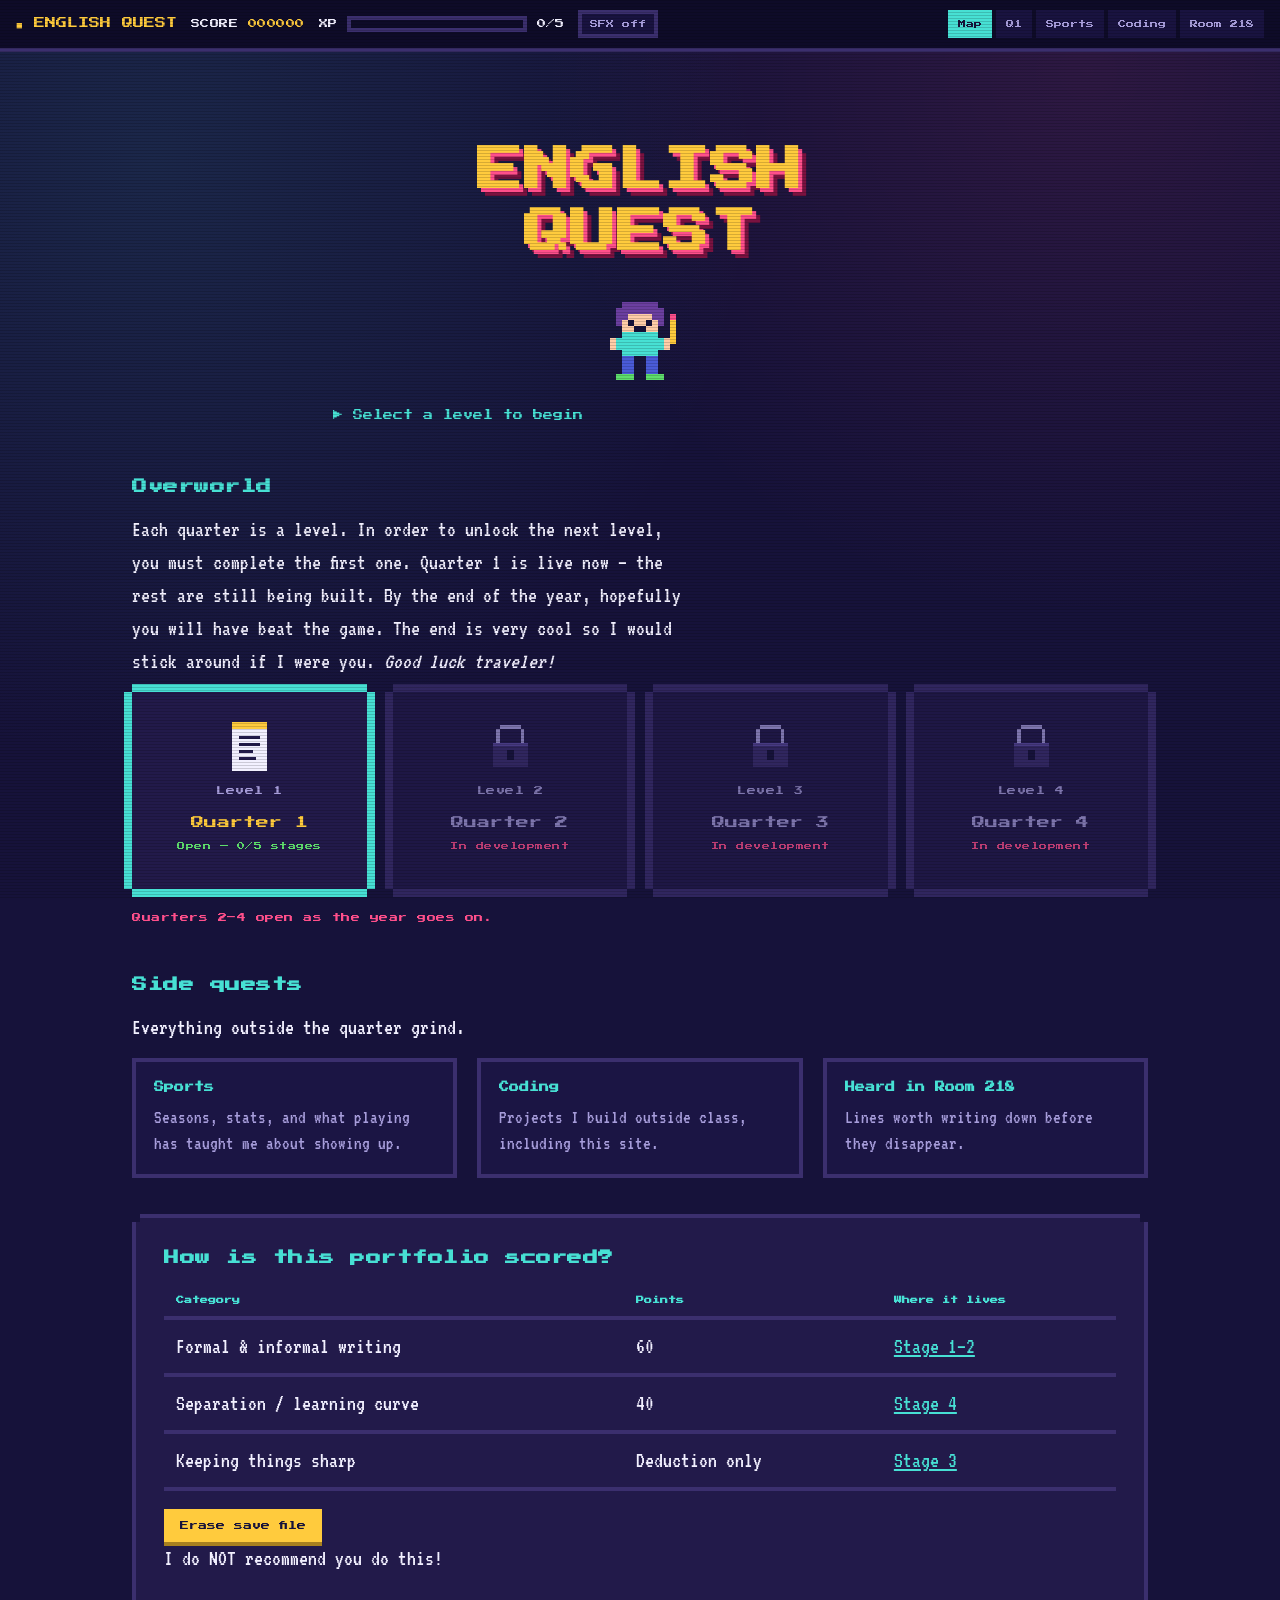
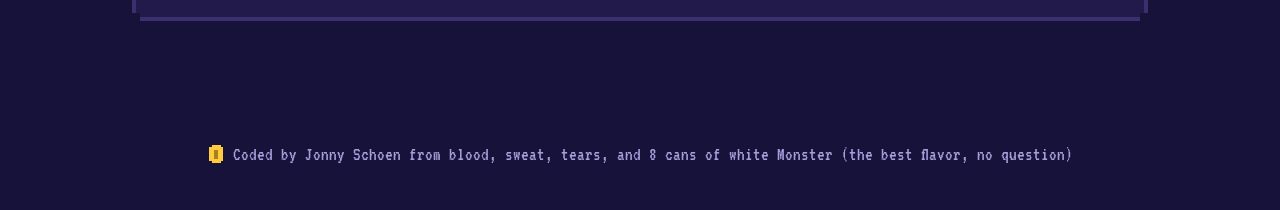
<file: index.html>
<!DOCTYPE html>
<html lang="en">
<head>
<meta charset="utf-8">
<meta name="viewport" content="width=device-width, initial-scale=1">
<title>English Quest | Jonny's Portfolio</title>
<meta name="description" content="A quarter-by-quarter English portfolio, built as an 8-bit adventure.">
<link rel="icon" href="data:image/svg+xml,%3Csvg xmlns='http://www.w3.org/2000/svg' viewBox='0 0 8 8' shape-rendering='crispEdges'%3E%3Crect width='8' height='8' fill='%2316123a'/%3E%3Crect x='2' y='1' width='4' height='6' fill='%23ffcb3d'/%3E%3Crect x='1' y='2' width='6' height='4' fill='%23ffcb3d'/%3E%3Crect x='3' y='3' width='2' height='2' fill='%23a8801f'/%3E%3C/svg%3E">
<link rel="preconnect" href="https://fonts.googleapis.com">
<link rel="preconnect" href="https://fonts.gstatic.com" crossorigin>
<link href="https://fonts.googleapis.com/css2?family=Press+Start+2P&family=VT323&display=swap" rel="stylesheet">
<link rel="stylesheet" href="css/style.css">
</head>
<body>

<header class="hud">
  <a class="hud__brand" href="index.html">&#9632; ENGLISH QUEST</a>
  <span class="hud__score ui">SCORE <b data-score>000000</b></span>
  <span class="xp">
    <span>XP</span>
    <span class="xp__track"><span class="xp__fill" data-xp-fill></span></span>
    <span data-xp-label>0/5</span>
  </span>
  <button class="soundtoggle" type="button" data-sound aria-pressed="false">SFX off</button>
  <nav aria-label="Main">
    <a href="index.html" aria-current="page">Map</a>
    <a href="quarter-1.html">Q1</a>
    <a href="sports.html">Sports</a>
    <a href="coding.html">Coding</a>
    <a href="room-218.html">Room 218</a>
  </nav>
</header>

<main class="wrap">

  <section class="title">
    <h1 class="title__logo">ENGLISH<br>QUEST</h1>
    <svg class="hero-sprite hero-sprite--bob" viewBox="0 0 16 16" shape-rendering="crispEdges" role="img" aria-label="Pixel character holding a pencil">
      <g fill="#6b3fa0">
        <rect x="5" y="2" width="6" height="1"/><rect x="4" y="3" width="8" height="1"/>
        <rect x="4" y="4" width="2" height="2"/><rect x="10" y="4" width="2" height="2"/>
      </g>
      <g fill="#ffcda8">
        <rect x="6" y="4" width="4" height="1"/><rect x="5" y="5" width="6" height="1"/>
        <rect x="5" y="6" width="6" height="1"/>
      </g>
      <g fill="#16123a">
        <rect x="6" y="5" width="1" height="1"/><rect x="9" y="5" width="1" height="1"/>
        <rect x="7" y="6" width="2" height="1"/>
      </g>
      <g fill="#47e0d4">
        <rect x="5" y="7" width="6" height="1"/><rect x="4" y="8" width="8" height="2"/>
        <rect x="5" y="10" width="6" height="1"/>
      </g>
      <g fill="#ffcda8">
        <rect x="3" y="8" width="1" height="2"/><rect x="12" y="8" width="1" height="2"/>
      </g>
      <rect x="13" y="5" width="1" height="4" fill="#ffcb3d"/>
      <rect x="13" y="4" width="1" height="1" fill="#ff4f8b"/>
      <g fill="#4a5bd8">
        <rect x="5" y="11" width="2" height="3"/><rect x="9" y="11" width="2" height="3"/>
      </g>
      <g fill="#5ede6c">
        <rect x="4" y="14" width="3" height="1"/><rect x="9" y="14" width="3" height="1"/>
      </g>
    </svg>

    <p class="title__sub"><span class="blink">&#9654;</span> Select a level to begin</p>
  </section>

  <section class="map" aria-labelledby="levels-h">
    <h2 id="levels-h" class="ui">Overworld</h2>
    <p>Each quarter is a level. In order to unlock the next level, you must complete the first one. Quarter&nbsp;1 is live now &mdash; the rest are still being built. By the end of the year, hopefully you will have beat the game. The end is very cool so I would stick around if I were you. <em>Good luck traveler!</em></em></p>

    <div class="map__grid">

      <a class="node" href="quarter-1.html" data-level="q1">
        <svg class="node__icon" viewBox="0 0 16 16" shape-rendering="crispEdges" aria-hidden="true">
          <rect x="3" y="1" width="10" height="14" fill="#f2f0ff"/>
          <rect x="3" y="1" width="10" height="2" fill="#ffcb3d"/>
          <g fill="#221a4a">
            <rect x="5" y="5" width="6" height="1"/><rect x="5" y="7" width="6" height="1"/>
            <rect x="5" y="9" width="4" height="1"/><rect x="5" y="11" width="5" height="1"/>
          </g>
        </svg>
        <p class="node__num ui">Level 1</p>
        <p class="node__name">Quarter 1</p>
        <p class="node__status ui">Open</p>
      </a>

      <a class="node" href="quarter-2.html" data-level="q2" data-requires="q1">
        <svg class="node__icon" viewBox="0 0 16 16" shape-rendering="crispEdges" aria-hidden="true">
          <rect x="5" y="2" width="6" height="1" fill="#a79ddb"/>
          <rect x="4" y="3" width="1" height="4" fill="#a79ddb"/>
          <rect x="11" y="3" width="1" height="4" fill="#a79ddb"/>
          <rect x="3" y="7" width="10" height="7" fill="#3b2f6e"/>
          <rect x="3" y="7" width="10" height="1" fill="#5a4a9e"/>
          <rect x="7" y="9" width="2" height="3" fill="#16123a"/>
        </svg>
        <p class="node__num ui">Level 2</p>
        <p class="node__name">Quarter 2</p>
        <p class="node__status ui">Locked</p>
      </a>

      <a class="node" href="quarter-3.html" data-level="q3" data-requires="q2">
        <svg class="node__icon" viewBox="0 0 16 16" shape-rendering="crispEdges" aria-hidden="true">
          <rect x="5" y="2" width="6" height="1" fill="#a79ddb"/>
          <rect x="4" y="3" width="1" height="4" fill="#a79ddb"/>
          <rect x="11" y="3" width="1" height="4" fill="#a79ddb"/>
          <rect x="3" y="7" width="10" height="7" fill="#3b2f6e"/>
          <rect x="3" y="7" width="10" height="1" fill="#5a4a9e"/>
          <rect x="7" y="9" width="2" height="3" fill="#16123a"/>
        </svg>
        <p class="node__num ui">Level 3</p>
        <p class="node__name">Quarter 3</p>
        <p class="node__status ui">Locked</p>
      </a>

      <a class="node" href="quarter-4.html" data-level="q4" data-requires="q3">
        <svg class="node__icon" viewBox="0 0 16 16" shape-rendering="crispEdges" aria-hidden="true">
          <rect x="5" y="2" width="6" height="1" fill="#a79ddb"/>
          <rect x="4" y="3" width="1" height="4" fill="#a79ddb"/>
          <rect x="11" y="3" width="1" height="4" fill="#a79ddb"/>
          <rect x="3" y="7" width="10" height="7" fill="#3b2f6e"/>
          <rect x="3" y="7" width="10" height="1" fill="#5a4a9e"/>
          <rect x="7" y="9" width="2" height="3" fill="#16123a"/>
        </svg>
        <p class="node__num ui">Level 4</p>
        <p class="node__name">Quarter 4</p>
        <p class="node__status ui">Locked</p>
      </a>

    </div>

    <p class="ui" data-locked-note style="color:var(--pink);font-size:9px;margin-top:22px;min-height:2em;">Quarters 2&ndash;4 open as the year goes on.</p>
  </section>

  <section aria-labelledby="side-h" style="margin-top:44px;">
    <h2 id="side-h" class="ui">Side quests</h2>
    <p>Everything outside the quarter grind.</p>

    <div class="quests">
      <a class="quest" href="sports.html">
        <strong>Sports</strong>
        <span>Seasons, stats, and what playing has taught me about showing up.</span>
      </a>
      <a class="quest" href="coding.html">
        <strong>Coding</strong>
        <span>Projects I build outside class, including this site.</span>
      </a>
      <a class="quest" href="room-218.html">
        <strong>Heard in Room 218</strong>
        <span>Lines worth writing down before they disappear.</span>
      </a>
    </div>
  </section>

  <section class="panel" style="margin-top:44px;">
    <h2 class="ui">How is this portfolio scored?</h2>
    <table>
      <thead>
        <tr><th>Category</th><th>Points</th><th>Where it lives</th></tr>
      </thead>
      <tbody>
        <tr><td>Formal &amp; informal writing</td><td>60</td><td><a href="quarter-1.html#formal">Stage 1&ndash;2</a></td></tr>
        <tr><td>Separation / learning curve</td><td>40</td><td><a href="quarter-1.html#stretch">Stage 4</a></td></tr>
        <tr><td>Keeping things sharp</td><td>Deduction only</td><td><a href="quarter-1.html#sharp">Stage 3</a></td></tr>
      </tbody>
    </table>
    <button class="btn" type="button" data-reset>Erase save file</button>
    <p>I do NOT recommend you do this!</p>
  </section>

</main>

<footer class="foot">
  <svg class="coin" viewBox="0 0 8 8" shape-rendering="crispEdges" aria-hidden="true">
    <rect x="2" y="0" width="4" height="8" fill="#ffcb3d"/>
    <rect x="1" y="1" width="6" height="6" fill="#ffcb3d"/>
    <rect x="3" y="2" width="2" height="4" fill="#a8801f"/>
  </svg>
  Coded by Jonny Schoen from blood, sweat, tears, and 8 cans of white Monster (the best flavor, no question)
</footer>

<script src="js/game.js"></script>
</body>
</html>
</file>
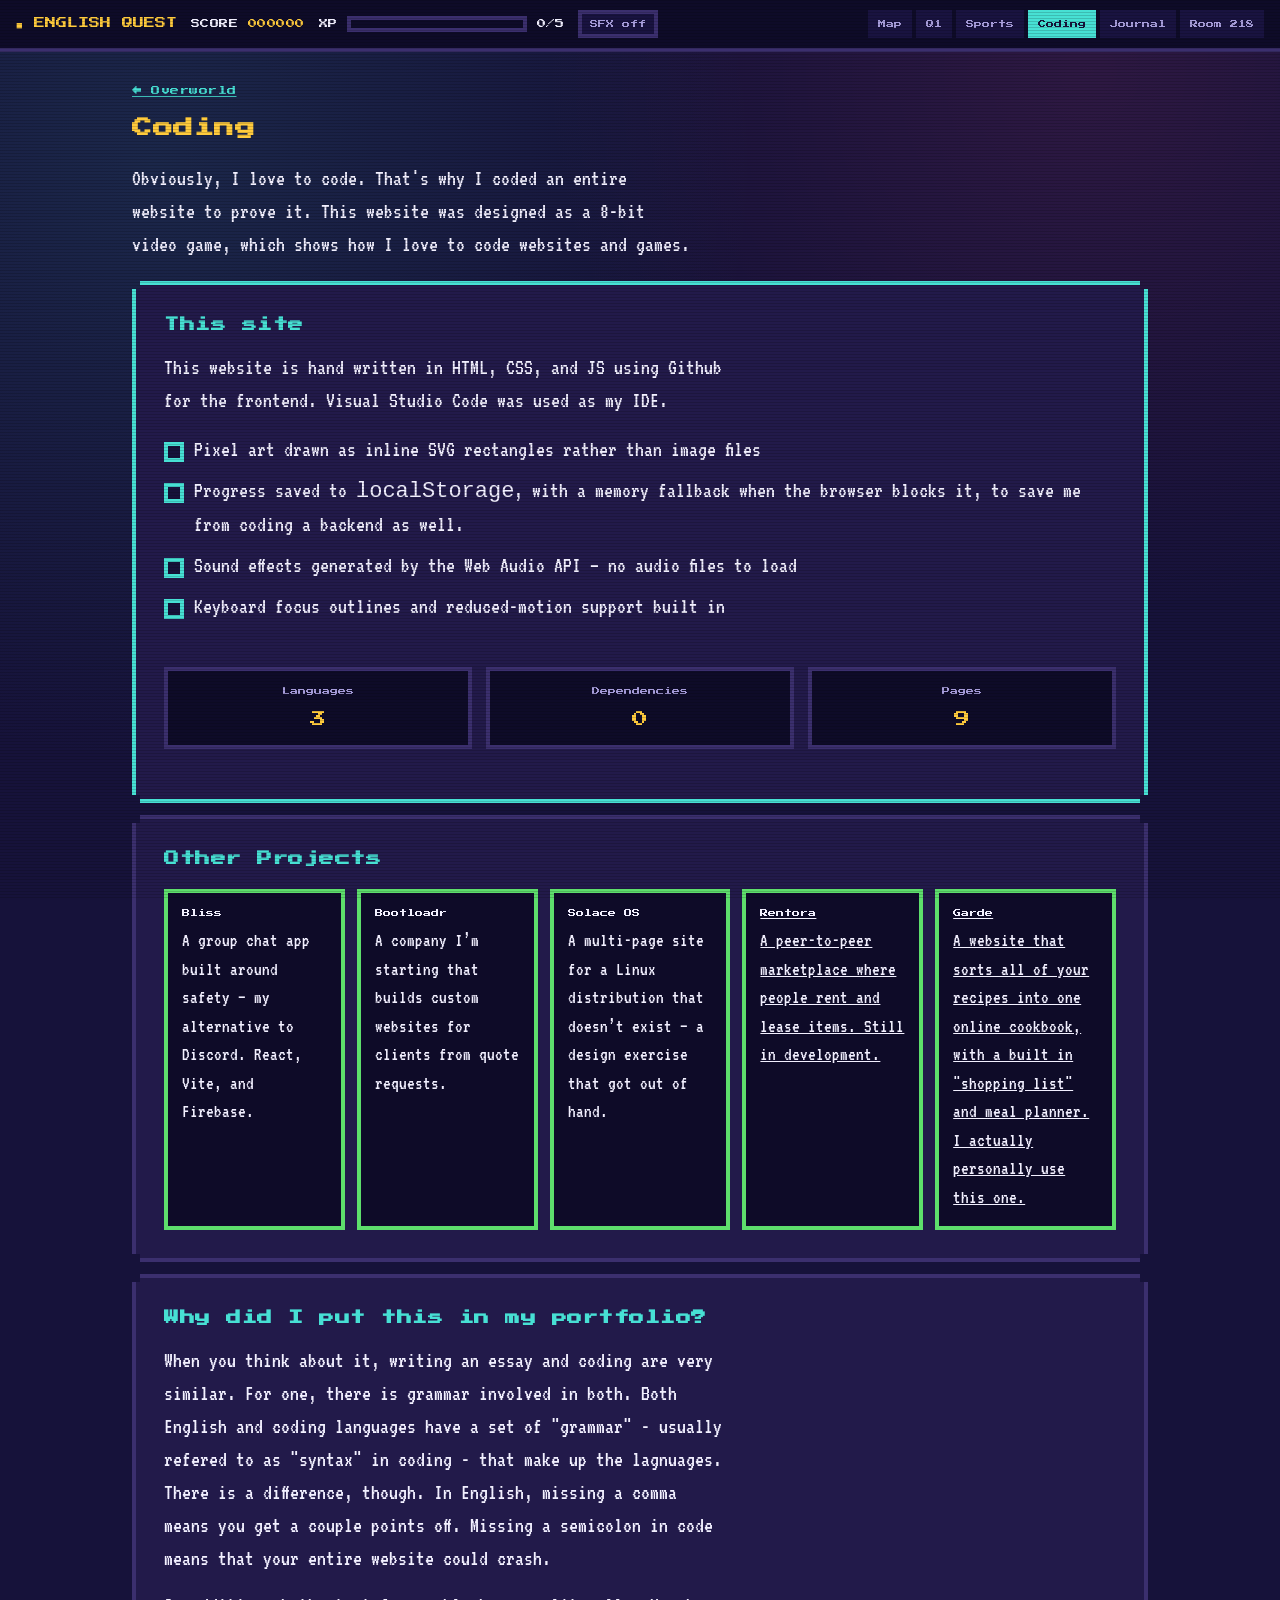
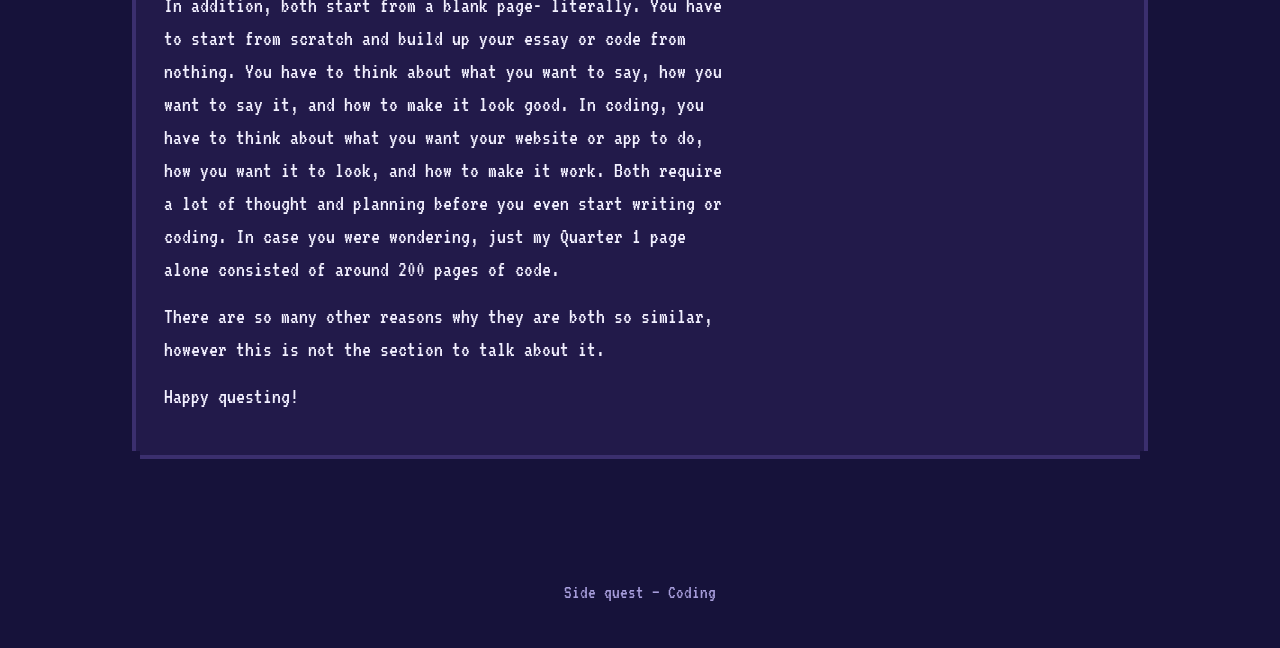
<file: coding.html>
<!DOCTYPE html>
<html lang="en">
<head>
<meta charset="utf-8">
<meta name="viewport" content="width=device-width, initial-scale=1">
<title>Coding — English Quest</title>
<meta name="description" content="Projects built outside of class, including this portfolio site.">
<link rel="icon" href="data:image/svg+xml,%3Csvg xmlns='http://www.w3.org/2000/svg' viewBox='0 0 8 8' shape-rendering='crispEdges'%3E%3Crect width='8' height='8' fill='%2316123a'/%3E%3Crect x='2' y='1' width='4' height='6' fill='%23ffcb3d'/%3E%3Crect x='1' y='2' width='6' height='4' fill='%23ffcb3d'/%3E%3Crect x='3' y='3' width='2' height='2' fill='%23a8801f'/%3E%3C/svg%3E">
<link rel="preconnect" href="https://fonts.googleapis.com">
<link rel="preconnect" href="https://fonts.gstatic.com" crossorigin>
<link href="https://fonts.googleapis.com/css2?family=Press+Start+2P&family=VT323&display=swap" rel="stylesheet">
<link rel="stylesheet" href="css/style.css">
</head>
<body>

<header class="hud">
  <a class="hud__brand" href="index.html">&#9632; ENGLISH QUEST</a>
  <span class="hud__score ui">SCORE <b data-score>000000</b></span>
  <span class="xp">
    <span>XP</span>
    <span class="xp__track"><span class="xp__fill" data-xp-fill></span></span>
    <span data-xp-label>0/5</span>
  </span>
  <button class="soundtoggle" type="button" data-sound aria-pressed="false">SFX off</button>
  <nav aria-label="Main">
    <a href="index.html">Map</a>
    <a href="quarter-1.html">Q1</a>
    <a href="sports.html">Sports</a>
    <a href="coding.html" aria-current="page">Coding</a>
    <a href="journal.html">Journal</a>
    <a href="room-218.html">Room 218</a>
  </nav>
</header>

<main class="wrap stack">

  <section>
    <p class="ui" style="font-size:9px;color:var(--muted);"><a href="index.html">&#8592; Overworld</a></p>
    <h1>Coding</h1>
    <p>Obviously, I love to code. That's why I coded an entire website to prove it. This website was designed as a 8-bit video game, which shows how I love to code websites and games.</p>
  </section>

  <section class="panel panel--lit">
    <h2 class="ui">This site</h2>
    <p>This website is hand written in HTML, CSS, and JS using Github for the frontend. Visual Studio Code was used as my IDE.</p>
    <ul class="checklist">
      <li>Pixel art drawn as inline SVG rectangles rather than image files</li>
      <li>Progress saved to <code>localStorage</code>, with a memory fallback when the browser blocks it, to save me from coding a backend as well.</li>
      <li>Sound effects generated by the Web Audio API &mdash; no audio files to load</li>
      <li>Keyboard focus outlines and reduced-motion support built in</li>
    </ul>
    <div class="stats" style="margin-top:22px;">
      <dl class="stat"><dt>Languages</dt><dd>3</dd></dl>
      <dl class="stat"><dt>Dependencies</dt><dd>0</dd></dl>
      <dl class="stat"><dt>Pages</dt><dd>9</dd></dl>
    </div>
  </section>

  <section class="panel">
    <h2 class="ui">Other Projects</h2>

    <div class="slots">
      <div class="slot slot--filled"><b>Bliss</b>A group chat app built around safety &mdash; my alternative to Discord. React, Vite, and Firebase.</div>
      <div class="slot slot--filled"><b>Bootloadr</b>A company I&rsquo;m starting that builds custom websites for clients from quote requests.</div>
      <a class="slot slot--filled"><b>Solace OS</b>A multi-page site for a Linux distribution that doesn&rsquo;t exist &mdash; a design exercise that got out of hand.
      </a>
      <a class="slot slot--filled" href="https://rentora-usa.github.io" target="_blank" rel="noopener">
        <b>Rentora</b>A peer-to-peer marketplace where people rent and lease items. Still in development.
      <a class="slot slot--filled" href="https://garde-web.github.io/" target="_blank" rel="noopener">
        <b>Garde</b>A website that sorts all of your recipes into one online cookbook, with a built in "shopping list" and meal planner. I actually personally use this one.
      </a>
    </div>

  </section>

  <section class="panel">
    <h2 class="ui">Why did I put this in my portfolio?</h2>
    <p>When you think about it, writing an essay and coding are very similar. For one, there is grammar involved in both. 
      Both English and coding languages have a set of "grammar" - usually refered to as "syntax" in coding - that make up the lagnuages. There is a difference, though. In English, missing a comma means you get a couple points off.
    Missing a semicolon in code means that your entire website could crash.</p>
    <p>In addition, both start from a blank page- literally. You have to start from scratch and build up your essay or code from nothing. You have to think about what you want to say, how you want to say it, and how to make it look good. In coding, you have to think about what you want your website or app to do, how you want it to look, and how to make it work. Both require a lot of thought and planning before you even start writing or coding. In case you were wondering, just my Quarter 1 page alone consisted of around 200 pages of code.</p>
    <p>There are so many other reasons why they are both so similar, however this is not the section to talk about it.</p>
    <p>Happy questing!</p>
  </section>

</main>

<footer class="foot">Side quest &mdash; Coding</footer>

<script src="js/game.js"></script>
</body>
</html>
</file>
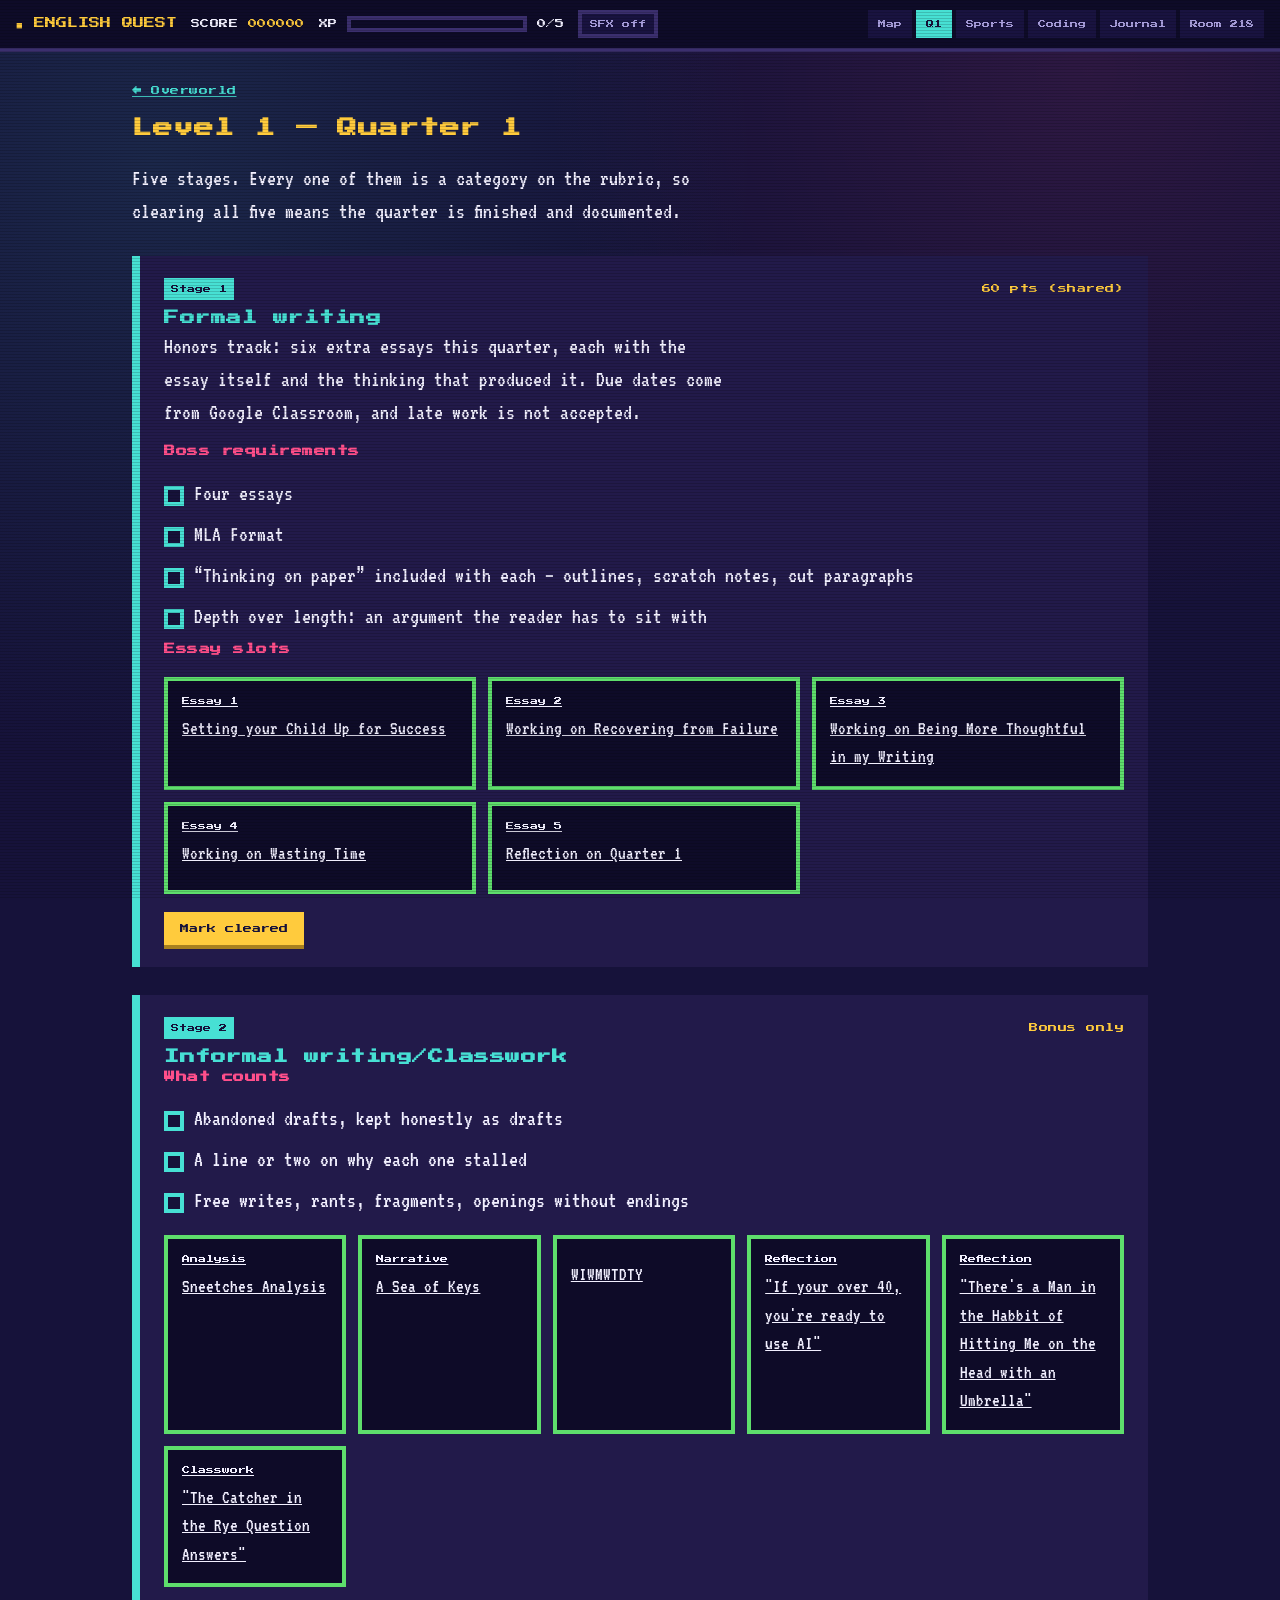
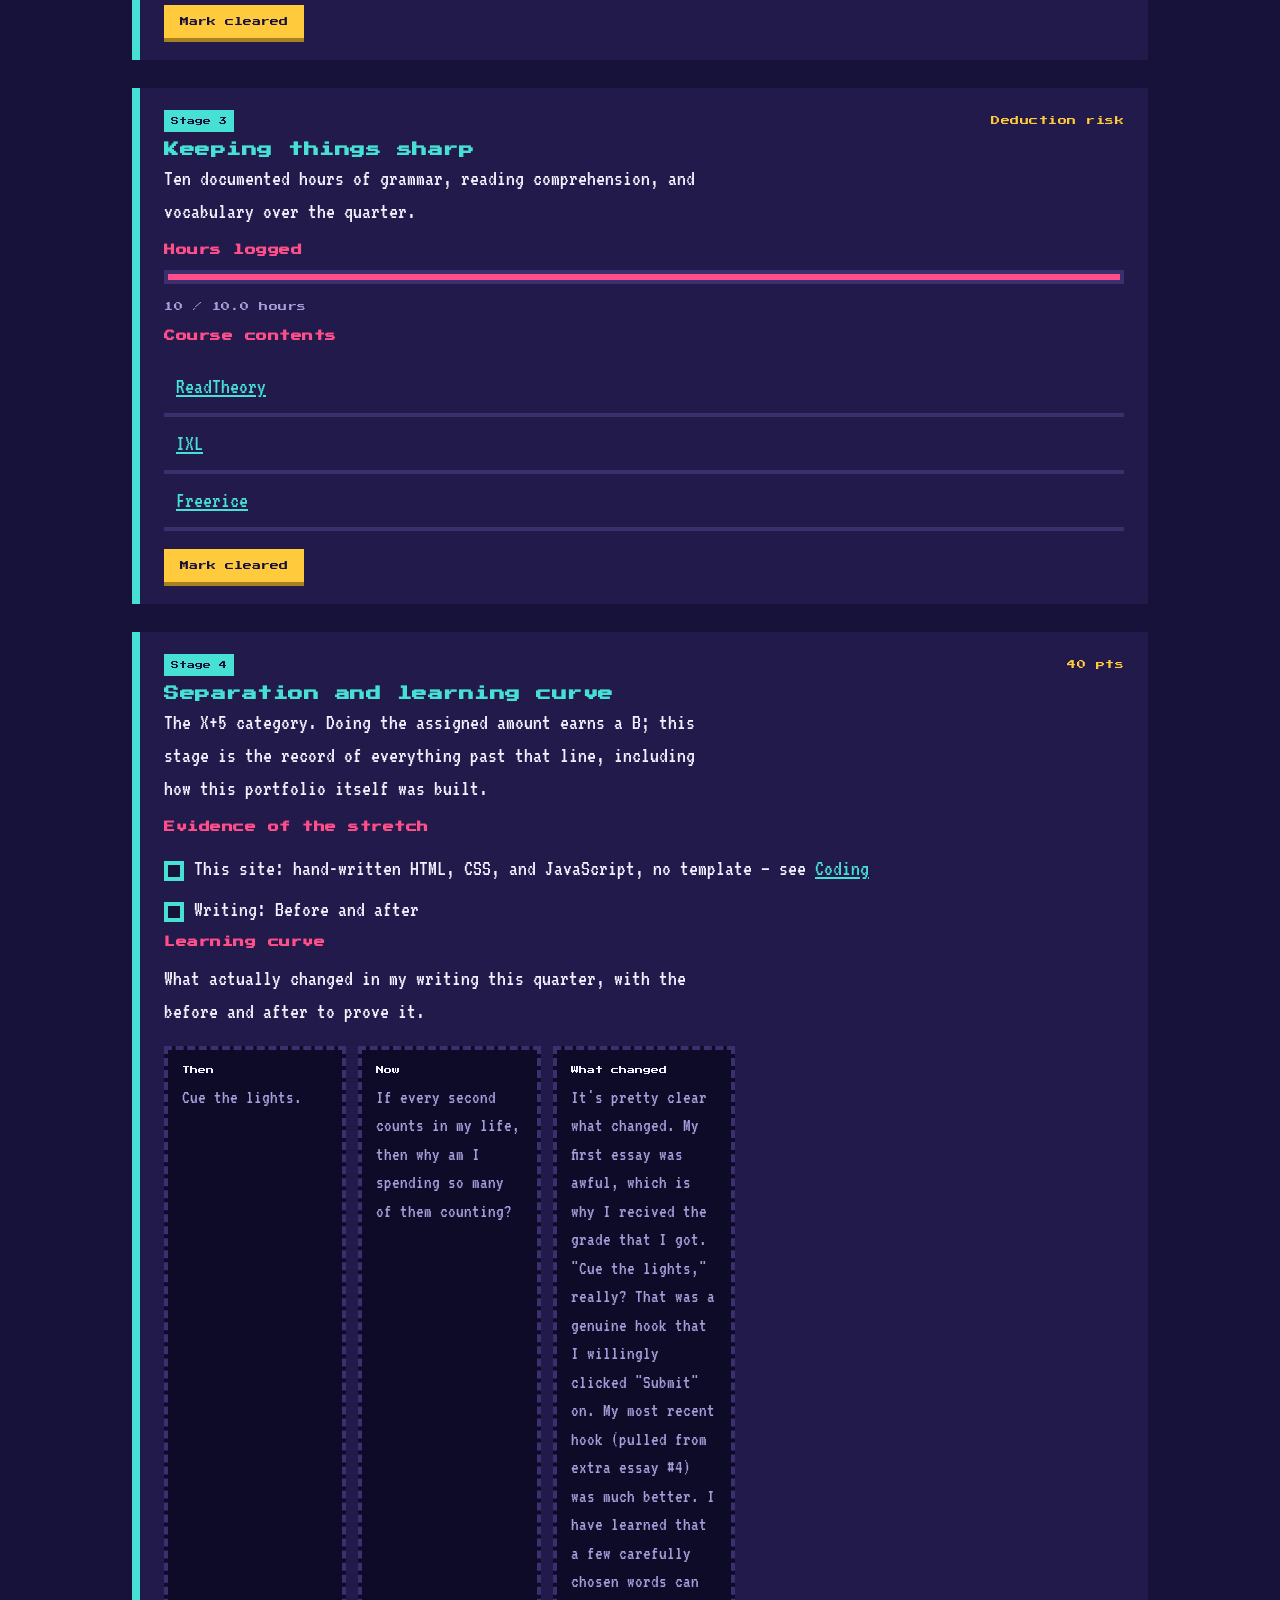
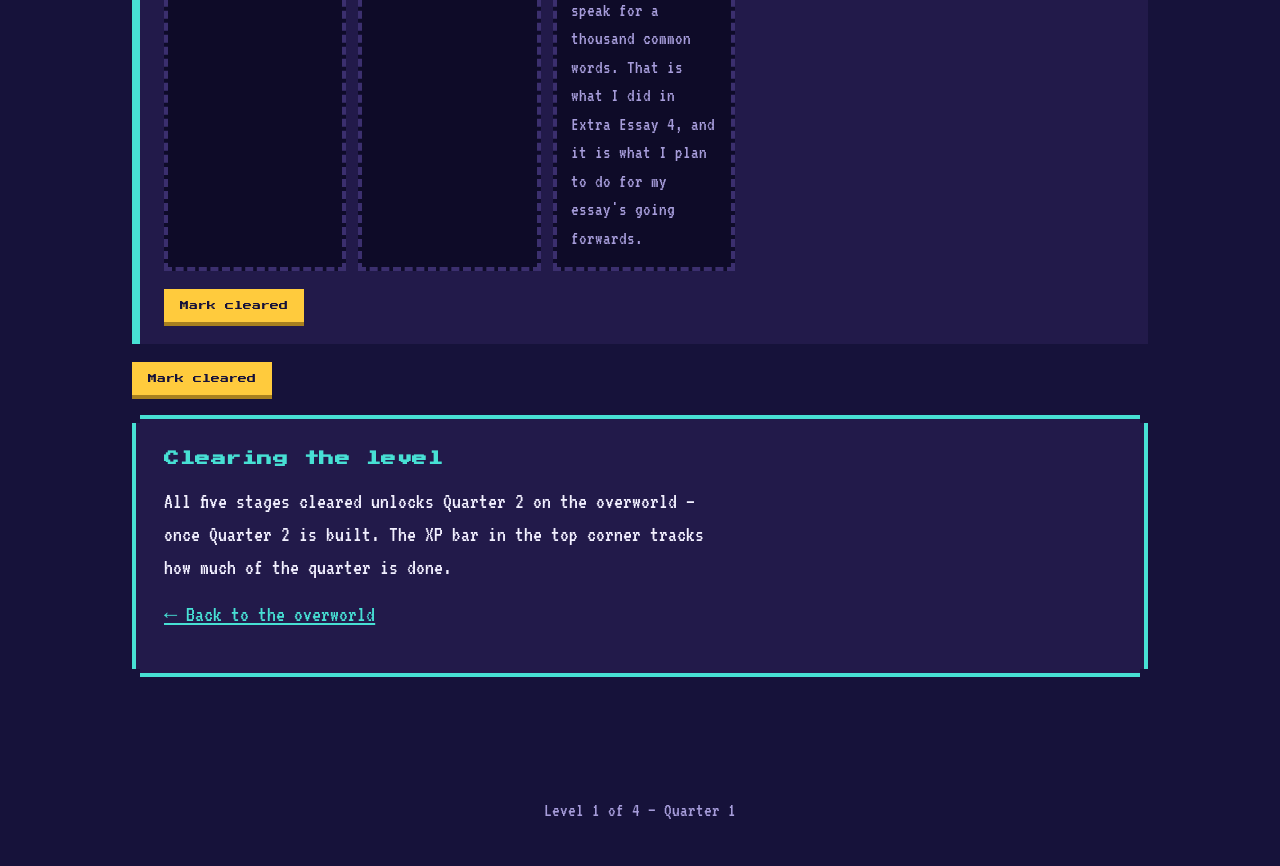
<file: quarter-1.html>
<!DOCTYPE html>
<html lang="en">
<head>
<meta charset="utf-8">
<meta name="viewport" content="width=device-width, initial-scale=1">
<title>Level 1: Quarter 1 — English Quest</title>
<meta name="description" content="Quarter 1 of the portfolio: formal essays, informal writing, SAT prep, intellectual stretch, and the journal.">
<link rel="icon" href="data:image/svg+xml,%3Csvg xmlns='http://www.w3.org/2000/svg' viewBox='0 0 8 8' shape-rendering='crispEdges'%3E%3Crect width='8' height='8' fill='%2316123a'/%3E%3Crect x='2' y='1' width='4' height='6' fill='%23ffcb3d'/%3E%3Crect x='1' y='2' width='6' height='4' fill='%23ffcb3d'/%3E%3Crect x='3' y='3' width='2' height='2' fill='%23a8801f'/%3E%3C/svg%3E">
<link rel="preconnect" href="https://fonts.googleapis.com">
<link rel="preconnect" href="https://fonts.gstatic.com" crossorigin>
<link href="https://fonts.googleapis.com/css2?family=Press+Start+2P&family=VT323&display=swap" rel="stylesheet">
<link rel="stylesheet" href="css/style.css">
</head>
<body>

<header class="hud">
  <a class="hud__brand" href="index.html">&#9632; ENGLISH QUEST</a>
  <span class="hud__score ui">SCORE <b data-score>000000</b></span>
  <span class="xp">
    <span>XP</span>
    <span class="xp__track"><span class="xp__fill" data-xp-fill></span></span>
    <span data-xp-label>0/5</span>
  </span>
  <button class="soundtoggle" type="button" data-sound aria-pressed="false">SFX off</button>
  <nav aria-label="Main">
    <a href="index.html">Map</a>
    <a href="quarter-1.html" aria-current="page">Q1</a>
    <a href="sports.html">Sports</a>
    <a href="coding.html">Coding</a>
    <a href="journal.html">Journal</a>
    <a href="room-218.html">Room 218</a>
  </nav>
</header>

<main class="wrap stack">

  <section>
    <p class="ui" style="font-size:9px;color:var(--muted);"><a href="index.html">&#8592; Overworld</a></p>
    <h1>Level 1 &mdash; Quarter 1</h1>
    <p>Five stages. Every one of them is a category on the rubric, so clearing all five means the quarter is finished and documented.</p>
  </section>

  <!-- ============ STAGE 1 ============ -->
  <section class="stage" id="formal" data-stage="q1-formal">
    <div class="stage__head">
      <span class="stage__tag">Stage 1</span>
      <span class="stage__pts ui">60 pts (shared)</span>
    </div>
    <h2>Formal writing</h2>
    <p>Honors track: six extra essays this quarter, each with the essay itself and the thinking that produced it. Due dates come from Google Classroom, and late work is not accepted.</p>

    <h3>Boss requirements</h3>
    <ul class="checklist">
      <li>Four essays</li>
      <li>MLA Format</li>
      <li>&ldquo;Thinking on paper&rdquo; included with each &mdash; outlines, scratch notes, cut paragraphs</li>
      <li>Depth over length: an argument the reader has to sit with</li>
    </ul>

    <h3>Essay slots</h3>
    <div class="slots slots--three">
      <a class="slot slot--filled" href="https://docs.google.com/document/d/1cuz-nZRPvJvDfH14rBKPXOY6AtIS_zvkoe0bByXJcQo/edit?usp=sharing" target="_blank" rel="noopener"><b>Essay 1</b>Setting your Child Up for Success</a>
      <a class="slot slot--filled" href="https://docs.google.com/document/d/1TMqwnGmHFSnzHV7nGAOfP-y3BkribjtBXS5zqX5IoYw/edit?usp=sharing" target="_blank" rel="noopener"><b>Essay 2</b>Working on Recovering from Failure</a>
      <a class="slot slot--filled" href="https://docs.google.com/document/d/1Gk8YAVrnN03IjTa5NJUEeYoL2txftbDsu9aO94pOIXY/edit?usp=sharing" target="_blank" rel="noopener"><b>Essay 3</b>Working on Being More Thoughtful in my Writing</a>
      <a class="slot slot--filled" href="https://docs.google.com/document/d/1F5-lDD6E5QTWArjf831HJSFAHSPL5Pg1Lk7eZScfWyE/edit?usp=sharing" target="_blank" rel="noopener"><b>Essay 4</b>Working on Wasting Time</a>
      <a class="slot slot--filled" href="https://docs.google.com/document/d/12NMH9CcMrhMF3um5lbDqL661yXVVrkDCjKT2nw_PS8g/edit?usp=sharing" target="_blank" rel="noopener"><b>Essay 5</b>Reflection on Quarter 1</a>
    </div>

    <button class="btn" type="button" data-complete aria-pressed="false">Mark cleared</button>
  </section>

  <!-- ============ STAGE 2 ============ -->
  <section class="stage" id="informal" data-stage="q1-informal">
    <div class="stage__head">
      <span class="stage__tag">Stage 2</span>
      <span class="stage__pts ui">Bonus only</span>
    </div>
    <h2>Informal writing/Classwork</h2>
    <h3>What counts</h3>
    <ul class="checklist">
      <li>Abandoned drafts, kept honestly as drafts</li>
      <li>A line or two on why each one stalled</li>
      <li>Free writes, rants, fragments, openings without endings</li>
    </ul>

    <div class="slots">
      <a class="slot slot--filled" href="https://docs.google.com/document/d/1LHqcLXYeq7ftcBbM4QZP8HaCXAhjz9gmhaexTX-ECiI/edit?usp=sharing" target="_blank" rel="noopener"><b>Analysis</b>Sneetches Analysis</a>
      <a class="slot slot--filled" href="https://docs.google.com/document/d/1M-ZUNEPwvEIbgqEp17zlZ8G55IEJeNRSH5Yb6ZwBPuY/edit?usp=sharing" target="_blank" rel="noopener"><b>Narrative</b>A Sea of Keys</a>
      <a class="slot slot--filled" href="https://docs.google.com/document/d/1AZuugy3k4-eihIJ5OftLhMFOStkx2MwC0O34OdnWGxE/edit?usp=sharing" target="_blank" rel="noopener"><b></b>WIWMWTDTY</a>
      <a class="slot slot--filled" href="https://docs.google.com/document/d/1ksTrOosx51mGsEBtYyoJ9MUr_JlmfRHActhZ-YUXYU0/edit?usp=sharing" target="_blank" rel="noopener"><b>Reflection</b>"If your over 40, you're ready to use AI"</a>
      <a class="slot slot--filled" href="https://docs.google.com/document/d/1mJoX0PxWvZUbzCtbVM6loIzYFr2eMAbN78NBDsz1lfk/edit?usp=sharing" target="_blank" rel="noopener"><b>Reflection</b>"There's a Man in the Habbit of Hitting Me on the Head with an Umbrella"</a>
      <a class="slot slot--filled" href="https://docs.google.com/document/d/1SgZYVu5YjlQeU4QfOgJ5RNqw7-A_dEhLlNkR2MQjx7U/edit?usp=sharing" target="_blank" rel="noopener"><b>Classwork</b>"The Catcher in the Rye Question Answers"</a>

    </div>

    <button class="btn" type="button" data-complete aria-pressed="false">Mark cleared</button>
  </section>

  <!-- ============ STAGE 3 ============ -->
  <section class="stage" id="sharp" data-stage="q1-sharp">
    <div class="stage__head">
      <span class="stage__tag">Stage 3</span>
      <span class="stage__pts ui">Deduction risk</span>
    </div>
    <h2>Keeping things sharp</h2>
    <p>Ten documented hours of grammar, reading comprehension, and vocabulary over the quarter.</p>

    <h3>Hours logged</h3>
    <div class="bar" role="img" aria-label="10 of 10 hours logged"><i style="width:100%"></i></div>
    <p class="ui" style="font-size:9px;color:var(--muted);">10 / 10.0 hours</p>

    <h3>Course contents</h3>
    <table>
      <tbody>
<tr>
    <td><a href="readtheoryss.jpg" target="_blank">ReadTheory</a></td>
</tr>
<tr>
    <td><a href="ixlss.jpg" target="_blank">IXL</a></td>
</tr>
<tr>
    <td><a href="freericess.png" target="_blank">Freerice</a></td>
</tr>
      </tbody>
    </table>

    <button class="btn" type="button" data-complete aria-pressed="false">Mark cleared</button>
  </section>

  <!-- ============ STAGE 4 ============ -->
  <section class="stage" id="stretch" data-stage="q1-stretch">
    <div class="stage__head">
      <span class="stage__tag">Stage 4</span>
      <span class="stage__pts ui">40 pts</span>
    </div>
    <h2>Separation and learning curve</h2>
    <p>The X+5 category. Doing the assigned amount earns a B; this stage is the record of everything past that line, including how this portfolio itself was built.</p>

    <h3>Evidence of the stretch</h3>
    <ul class="checklist">
      <li>This site: hand-written HTML, CSS, and JavaScript, no template &mdash; see <a href="coding.html">Coding</a></li>
      <li>Writing: Before and after</li>
    </ul>



    <h3>Learning curve</h3>
    <p>What actually changed in my writing this quarter, with the before and after to prove it.</p>
    <div class="slots">
      <div class="slot"><b>Then</b>Cue the lights. </div>
      <div class="slot"><b>Now</b>If every second counts in my life, then why am I spending so many of them counting?
</div>
      <div class="slot"><b>What changed</b>It's pretty clear what changed. My first essay was awful, which is why I recived the grade that I got. "Cue the lights," really? That was a genuine hook that I willingly clicked "Submit" on. My most recent hook (pulled from extra essay #4) was much better. I have learned that a few carefully chosen words can speak for a thousand common words. That is what I did in Extra Essay 4, and it is what I plan to do for my essay's going forwards.</div>
    </div>

    <button class="btn" type="button" data-complete aria-pressed="false">Mark cleared</button>
  </section>

    <button class="btn" type="button" data-complete aria-pressed="false">Mark cleared</button>
  </section>

  <section class="panel panel--lit">
    <h2 class="ui">Clearing the level</h2>
    <p>All five stages cleared unlocks Quarter&nbsp;2 on the overworld &mdash; once Quarter&nbsp;2 is built. The XP bar in the top corner tracks how much of the quarter is done.</p>
    <p><a href="index.html">&#8592; Back to the overworld</a></p>
  </section>

</main>

<footer class="foot">Level 1 of 4 &mdash; Quarter 1</footer>

<script src="js/game.js"></script>
</body>
</html>
</file>
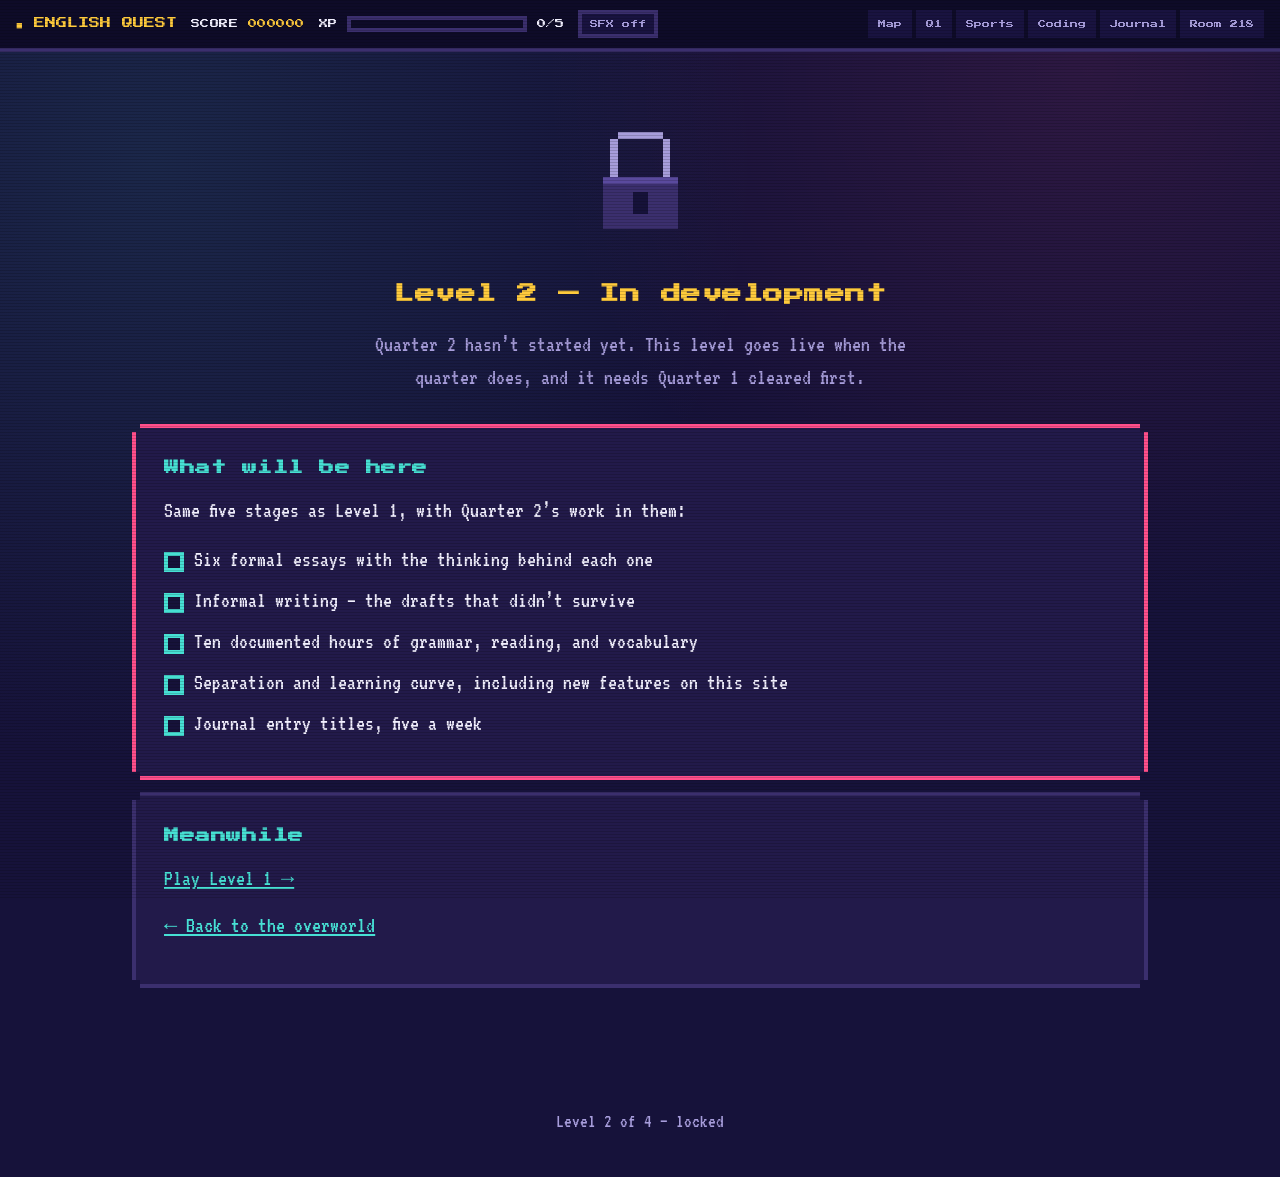
<file: quarter-2.html>
<!DOCTYPE html>
<html lang="en">
<head>
<meta charset="utf-8">
<meta name="viewport" content="width=device-width, initial-scale=1">
<title>Level 2: Quarter 2 — English Quest</title>
<meta name="description" content="Quarter 2 of the portfolio. Still in development.">
<link rel="icon" href="data:image/svg+xml,%3Csvg xmlns='http://www.w3.org/2000/svg' viewBox='0 0 8 8' shape-rendering='crispEdges'%3E%3Crect width='8' height='8' fill='%2316123a'/%3E%3Crect x='2' y='1' width='4' height='6' fill='%23ffcb3d'/%3E%3Crect x='1' y='2' width='6' height='4' fill='%23ffcb3d'/%3E%3Crect x='3' y='3' width='2' height='2' fill='%23a8801f'/%3E%3C/svg%3E">
<link rel="preconnect" href="https://fonts.googleapis.com">
<link rel="preconnect" href="https://fonts.gstatic.com" crossorigin>
<link href="https://fonts.googleapis.com/css2?family=Press+Start+2P&family=VT323&display=swap" rel="stylesheet">
<link rel="stylesheet" href="css/style.css">
</head>
<body>

<header class="hud">
  <a class="hud__brand" href="index.html">&#9632; ENGLISH QUEST</a>
  <span class="hud__score ui">SCORE <b data-score>000000</b></span>
  <span class="xp">
    <span>XP</span>
    <span class="xp__track"><span class="xp__fill" data-xp-fill></span></span>
    <span data-xp-label>0/5</span>
  </span>
  <button class="soundtoggle" type="button" data-sound aria-pressed="false">SFX off</button>
  <nav aria-label="Main">
    <a href="index.html">Map</a>
    <a href="quarter-1.html">Q1</a>
    <a href="sports.html">Sports</a>
    <a href="coding.html">Coding</a>
    <a href="journal.html">Journal</a>
    <a href="room-218.html">Room 218</a>
  </nav>
</header>

<main class="wrap stack">

  <section style="text-align:center;padding:40px 12px 10px;">
    <svg viewBox="0 0 16 16" shape-rendering="crispEdges" style="width:120px;height:120px;" role="img" aria-label="Locked padlock">
      <rect x="5" y="1" width="6" height="1" fill="#a79ddb"/>
      <rect x="4" y="2" width="1" height="5" fill="#a79ddb"/>
      <rect x="11" y="2" width="1" height="5" fill="#a79ddb"/>
      <rect x="3" y="7" width="10" height="7" fill="#3b2f6e"/>
      <rect x="3" y="7" width="10" height="1" fill="#5a4a9e"/>
      <rect x="7" y="9" width="2" height="3" fill="#16123a"/>
    </svg>
    <h1 style="margin-top:24px;">Level 2 &mdash; In development</h1>
    <p style="margin:0 auto;color:var(--muted);">Quarter 2 hasn&rsquo;t started yet. This level goes live when the quarter does, and it needs Quarter&nbsp;1 cleared first.</p>
  </section>

  <section class="panel panel--warn">
    <h2 class="ui">What will be here</h2>
    <p>Same five stages as Level 1, with Quarter 2&rsquo;s work in them:</p>
    <ul class="checklist">
      <li>Six formal essays with the thinking behind each one</li>
      <li>Informal writing &mdash; the drafts that didn&rsquo;t survive</li>
      <li>Ten documented hours of grammar, reading, and vocabulary</li>
      <li>Separation and learning curve, including new features on this site</li>
      <li>Journal entry titles, five a week</li>
    </ul>
  </section>

  <section class="panel">
    <h2 class="ui">Meanwhile</h2>
    <p><a href="quarter-1.html">Play Level 1 &#8594;</a></p>
    <p><a href="index.html">&#8592; Back to the overworld</a></p>
  </section>

</main>

<footer class="foot">Level 2 of 4 &mdash; locked</footer>

<script src="js/game.js"></script>
</body>
</html>
</file>
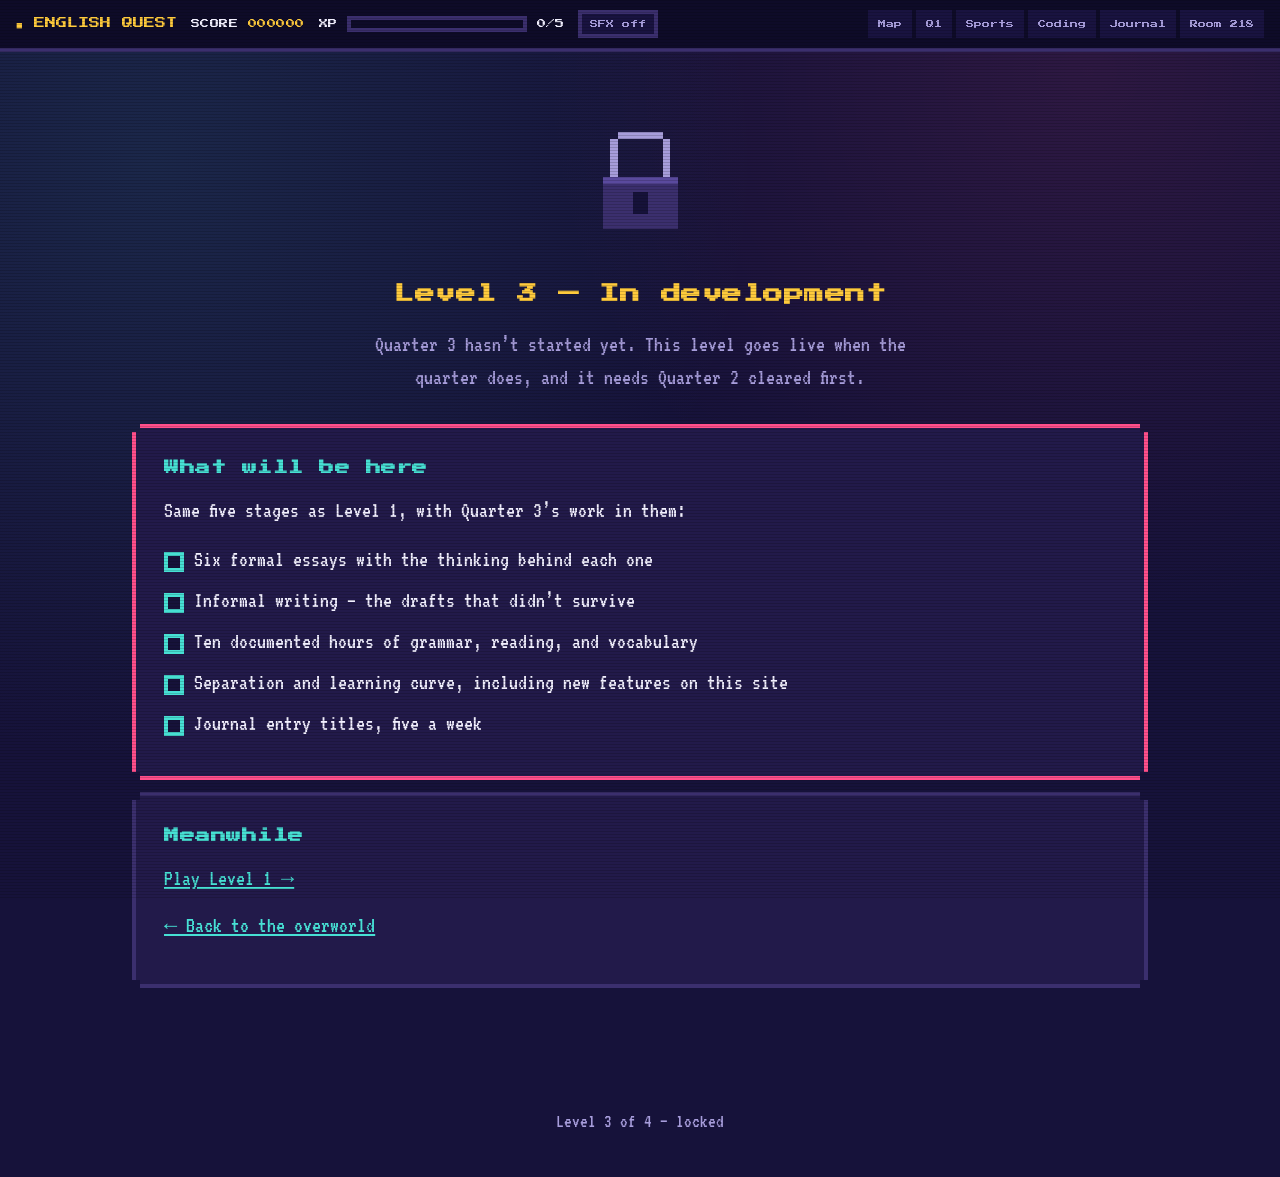
<file: quarter-3.html>
<!DOCTYPE html>
<html lang="en">
<head>
<meta charset="utf-8">
<meta name="viewport" content="width=device-width, initial-scale=1">
<title>Level 3: Quarter 3 — English Quest</title>
<meta name="description" content="Quarter 3 of the portfolio. Still in development.">
<link rel="icon" href="data:image/svg+xml,%3Csvg xmlns='http://www.w3.org/2000/svg' viewBox='0 0 8 8' shape-rendering='crispEdges'%3E%3Crect width='8' height='8' fill='%2316123a'/%3E%3Crect x='2' y='1' width='4' height='6' fill='%23ffcb3d'/%3E%3Crect x='1' y='2' width='6' height='4' fill='%23ffcb3d'/%3E%3Crect x='3' y='3' width='2' height='2' fill='%23a8801f'/%3E%3C/svg%3E">
<link rel="preconnect" href="https://fonts.googleapis.com">
<link rel="preconnect" href="https://fonts.gstatic.com" crossorigin>
<link href="https://fonts.googleapis.com/css2?family=Press+Start+2P&family=VT323&display=swap" rel="stylesheet">
<link rel="stylesheet" href="css/style.css">
</head>
<body>

<header class="hud">
  <a class="hud__brand" href="index.html">&#9632; ENGLISH QUEST</a>
  <span class="hud__score ui">SCORE <b data-score>000000</b></span>
  <span class="xp">
    <span>XP</span>
    <span class="xp__track"><span class="xp__fill" data-xp-fill></span></span>
    <span data-xp-label>0/5</span>
  </span>
  <button class="soundtoggle" type="button" data-sound aria-pressed="false">SFX off</button>
  <nav aria-label="Main">
    <a href="index.html">Map</a>
    <a href="quarter-1.html">Q1</a>
    <a href="sports.html">Sports</a>
    <a href="coding.html">Coding</a>
    <a href="journal.html">Journal</a>
    <a href="room-218.html">Room 218</a>
  </nav>
</header>

<main class="wrap stack">

  <section style="text-align:center;padding:40px 12px 10px;">
    <svg viewBox="0 0 16 16" shape-rendering="crispEdges" style="width:120px;height:120px;" role="img" aria-label="Locked padlock">
      <rect x="5" y="1" width="6" height="1" fill="#a79ddb"/>
      <rect x="4" y="2" width="1" height="5" fill="#a79ddb"/>
      <rect x="11" y="2" width="1" height="5" fill="#a79ddb"/>
      <rect x="3" y="7" width="10" height="7" fill="#3b2f6e"/>
      <rect x="3" y="7" width="10" height="1" fill="#5a4a9e"/>
      <rect x="7" y="9" width="2" height="3" fill="#16123a"/>
    </svg>
    <h1 style="margin-top:24px;">Level 3 &mdash; In development</h1>
    <p style="margin:0 auto;color:var(--muted);">Quarter 3 hasn&rsquo;t started yet. This level goes live when the quarter does, and it needs Quarter&nbsp;2 cleared first.</p>
  </section>

  <section class="panel panel--warn">
    <h2 class="ui">What will be here</h2>
    <p>Same five stages as Level 1, with Quarter 3&rsquo;s work in them:</p>
    <ul class="checklist">
      <li>Six formal essays with the thinking behind each one</li>
      <li>Informal writing &mdash; the drafts that didn&rsquo;t survive</li>
      <li>Ten documented hours of grammar, reading, and vocabulary</li>
      <li>Separation and learning curve, including new features on this site</li>
      <li>Journal entry titles, five a week</li>
    </ul>
  </section>

  <section class="panel">
    <h2 class="ui">Meanwhile</h2>
    <p><a href="quarter-1.html">Play Level 1 &#8594;</a></p>
    <p><a href="index.html">&#8592; Back to the overworld</a></p>
  </section>

</main>

<footer class="foot">Level 3 of 4 &mdash; locked</footer>

<script src="js/game.js"></script>
</body>
</html>
</file>
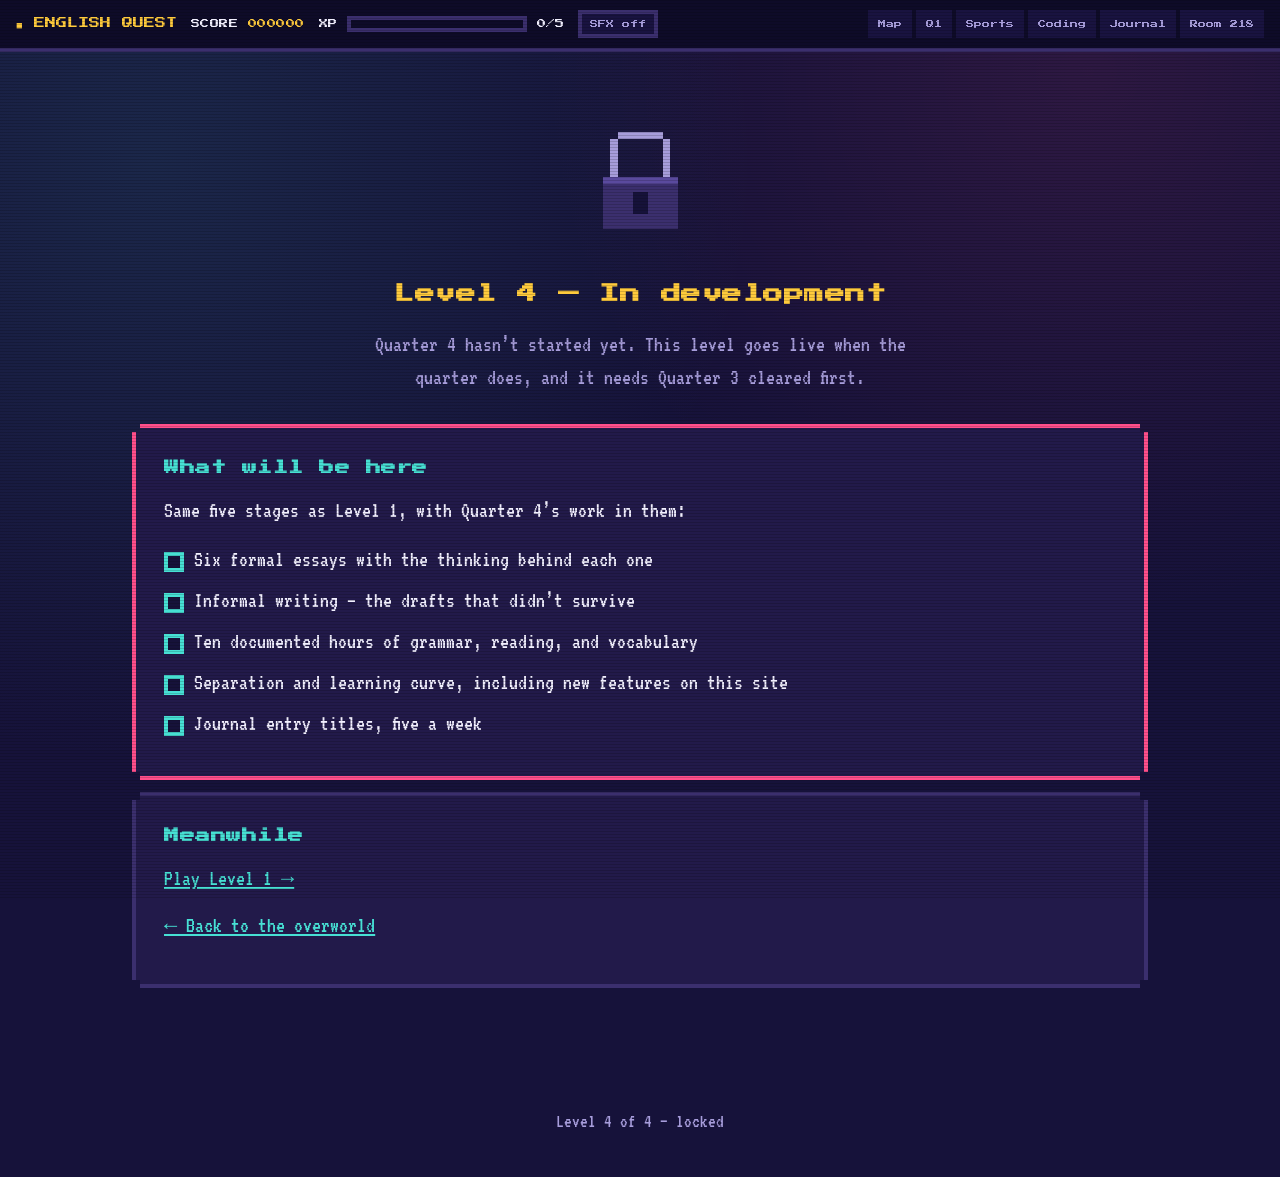
<file: quarter-4.html>
<!DOCTYPE html>
<html lang="en">
<head>
<meta charset="utf-8">
<meta name="viewport" content="width=device-width, initial-scale=1">
<title>Level 4: Quarter 4 — English Quest</title>
<meta name="description" content="Quarter 4 of the portfolio. Still in development.">
<link rel="icon" href="data:image/svg+xml,%3Csvg xmlns='http://www.w3.org/2000/svg' viewBox='0 0 8 8' shape-rendering='crispEdges'%3E%3Crect width='8' height='8' fill='%2316123a'/%3E%3Crect x='2' y='1' width='4' height='6' fill='%23ffcb3d'/%3E%3Crect x='1' y='2' width='6' height='4' fill='%23ffcb3d'/%3E%3Crect x='3' y='3' width='2' height='2' fill='%23a8801f'/%3E%3C/svg%3E">
<link rel="preconnect" href="https://fonts.googleapis.com">
<link rel="preconnect" href="https://fonts.gstatic.com" crossorigin>
<link href="https://fonts.googleapis.com/css2?family=Press+Start+2P&family=VT323&display=swap" rel="stylesheet">
<link rel="stylesheet" href="css/style.css">
</head>
<body>

<header class="hud">
  <a class="hud__brand" href="index.html">&#9632; ENGLISH QUEST</a>
  <span class="hud__score ui">SCORE <b data-score>000000</b></span>
  <span class="xp">
    <span>XP</span>
    <span class="xp__track"><span class="xp__fill" data-xp-fill></span></span>
    <span data-xp-label>0/5</span>
  </span>
  <button class="soundtoggle" type="button" data-sound aria-pressed="false">SFX off</button>
  <nav aria-label="Main">
    <a href="index.html">Map</a>
    <a href="quarter-1.html">Q1</a>
    <a href="sports.html">Sports</a>
    <a href="coding.html">Coding</a>
    <a href="journal.html">Journal</a>
    <a href="room-218.html">Room 218</a>
  </nav>
</header>

<main class="wrap stack">

  <section style="text-align:center;padding:40px 12px 10px;">
    <svg viewBox="0 0 16 16" shape-rendering="crispEdges" style="width:120px;height:120px;" role="img" aria-label="Locked padlock">
      <rect x="5" y="1" width="6" height="1" fill="#a79ddb"/>
      <rect x="4" y="2" width="1" height="5" fill="#a79ddb"/>
      <rect x="11" y="2" width="1" height="5" fill="#a79ddb"/>
      <rect x="3" y="7" width="10" height="7" fill="#3b2f6e"/>
      <rect x="3" y="7" width="10" height="1" fill="#5a4a9e"/>
      <rect x="7" y="9" width="2" height="3" fill="#16123a"/>
    </svg>
    <h1 style="margin-top:24px;">Level 4 &mdash; In development</h1>
    <p style="margin:0 auto;color:var(--muted);">Quarter 4 hasn&rsquo;t started yet. This level goes live when the quarter does, and it needs Quarter&nbsp;3 cleared first.</p>
  </section>

  <section class="panel panel--warn">
    <h2 class="ui">What will be here</h2>
    <p>Same five stages as Level 1, with Quarter 4&rsquo;s work in them:</p>
    <ul class="checklist">
      <li>Six formal essays with the thinking behind each one</li>
      <li>Informal writing &mdash; the drafts that didn&rsquo;t survive</li>
      <li>Ten documented hours of grammar, reading, and vocabulary</li>
      <li>Separation and learning curve, including new features on this site</li>
      <li>Journal entry titles, five a week</li>
    </ul>
  </section>

  <section class="panel">
    <h2 class="ui">Meanwhile</h2>
    <p><a href="quarter-1.html">Play Level 1 &#8594;</a></p>
    <p><a href="index.html">&#8592; Back to the overworld</a></p>
  </section>

</main>

<footer class="foot">Level 4 of 4 &mdash; locked</footer>

<script src="js/game.js"></script>
</body>
</html>
</file>
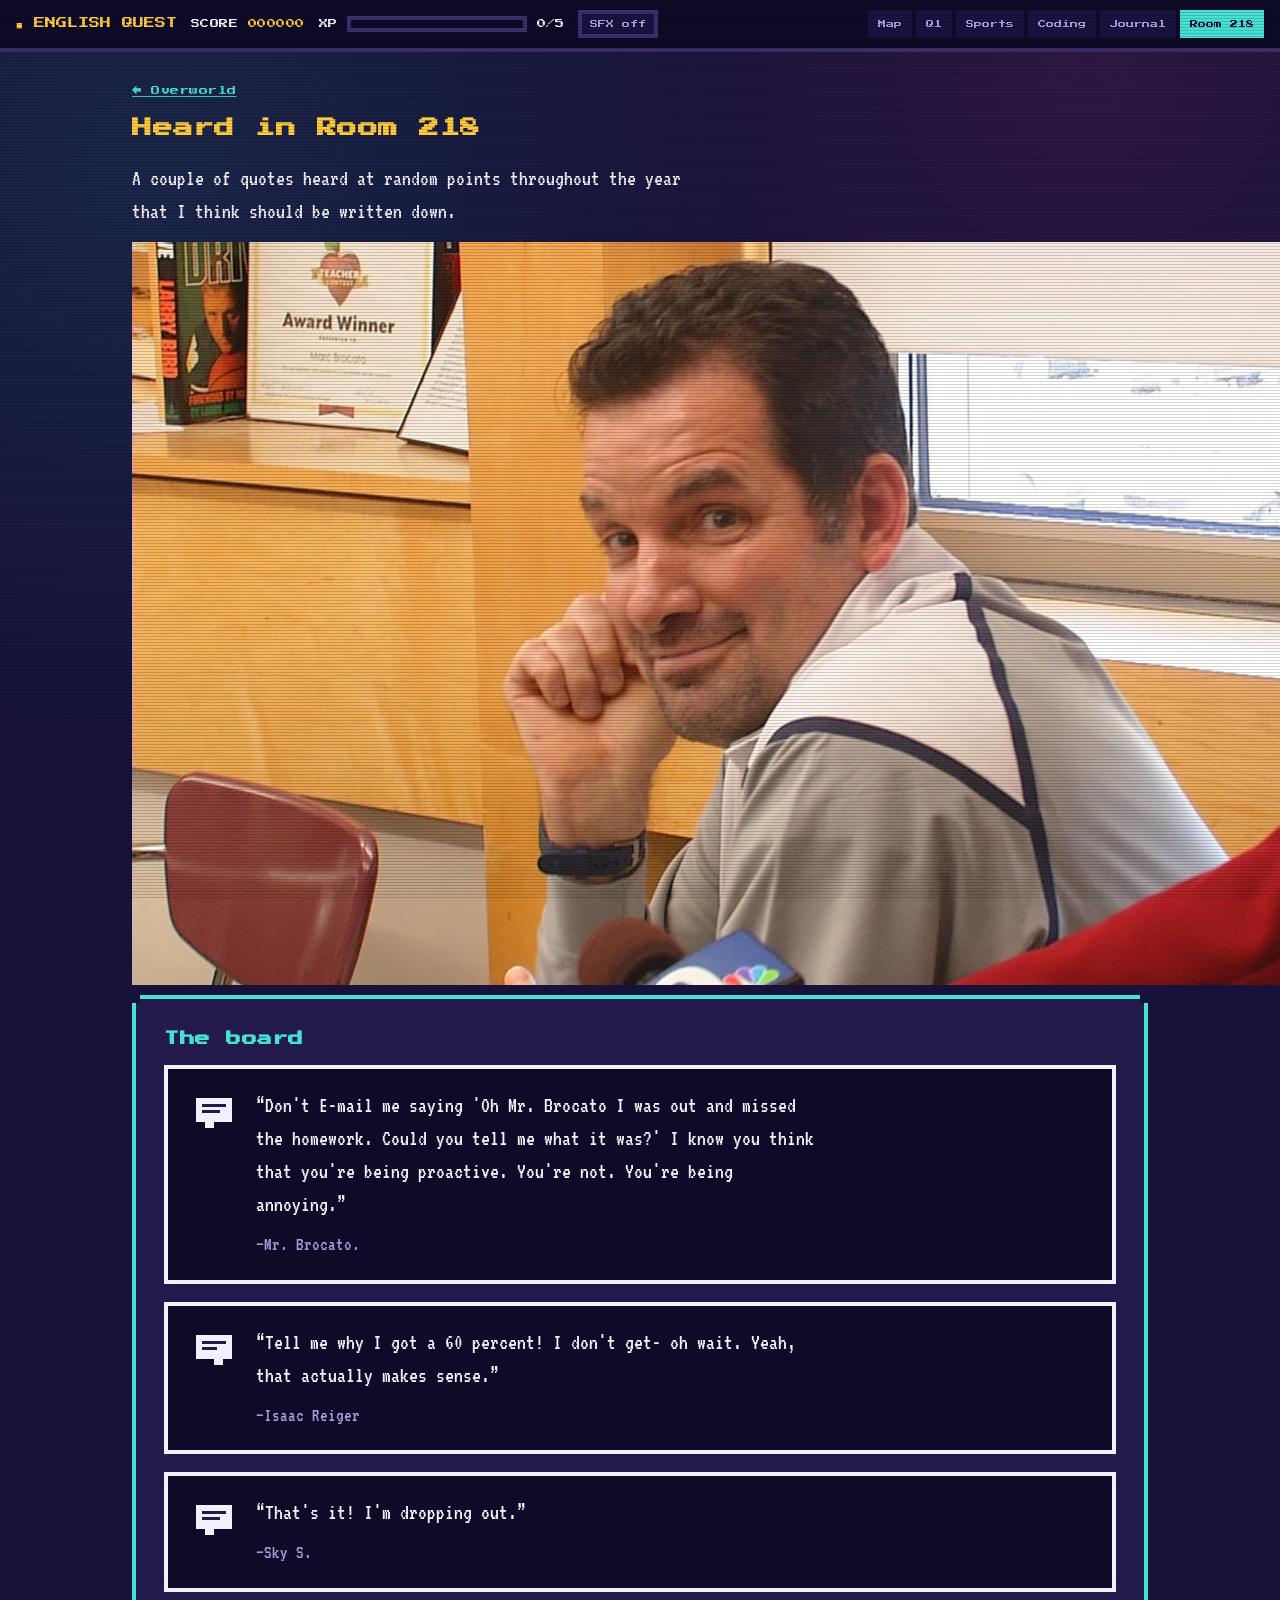
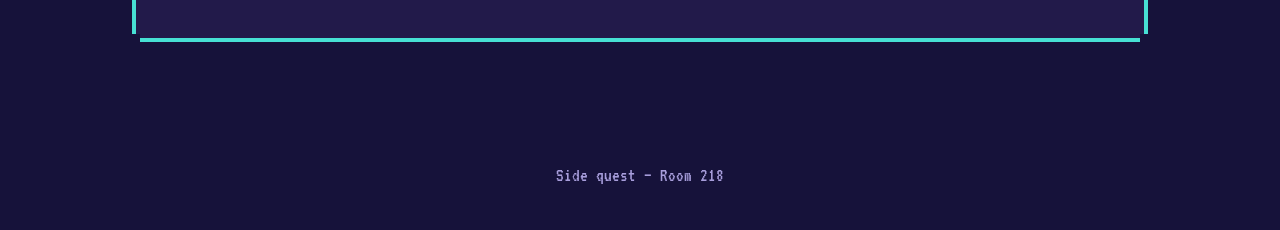
<file: room-218.html>
<!DOCTYPE html>
<html lang="en">
<head>
<meta charset="utf-8">
<meta name="viewport" content="width=device-width, initial-scale=1">
<title>Heard in Room 218 — English Quest</title>
<meta name="description" content="Lines worth writing down from class discussion.">
<link rel="icon" href="data:image/svg+xml,%3Csvg xmlns='http://www.w3.org/2000/svg' viewBox='0 0 8 8' shape-rendering='crispEdges'%3E%3Crect width='8' height='8' fill='%2316123a'/%3E%3Crect x='2' y='1' width='4' height='6' fill='%23ffcb3d'/%3E%3Crect x='1' y='2' width='6' height='4' fill='%23ffcb3d'/%3E%3Crect x='3' y='3' width='2' height='2' fill='%23a8801f'/%3E%3C/svg%3E">
<link rel="preconnect" href="https://fonts.googleapis.com">
<link rel="preconnect" href="https://fonts.gstatic.com" crossorigin>
<link href="https://fonts.googleapis.com/css2?family=Press+Start+2P&family=VT323&display=swap" rel="stylesheet">
<link rel="stylesheet" href="css/style.css">
</head>
<body>

<header class="hud">
  <a class="hud__brand" href="index.html">&#9632; ENGLISH QUEST</a>
  <span class="hud__score ui">SCORE <b data-score>000000</b></span>
  <span class="xp">
    <span>XP</span>
    <span class="xp__track"><span class="xp__fill" data-xp-fill></span></span>
    <span data-xp-label>0/5</span>
  </span>
  <button class="soundtoggle" type="button" data-sound aria-pressed="false">SFX off</button>
  <nav aria-label="Main">
    <a href="index.html">Map</a>
    <a href="quarter-1.html">Q1</a>
    <a href="sports.html">Sports</a>
    <a href="coding.html">Coding</a>
    <a href="journal.html">Journal</a>
    <a href="room-218.html" aria-current="page">Room 218</a>
  </nav>
</header>
<main class="wrap stack">

  <section>
    <p class="ui" style="font-size:9px;color:var(--muted);"><a href="index.html">&#8592; Overworld</a></p>
    <h1>Heard in Room 218</h1>
    <p>A couple of quotes heard at random points throughout the year that I think should be written down.</p>
    <img src="brocato-mogging.jpg" alt="A beautiful sunset over the mountains"
  </section>

  <section class="panel panel--lit">
    <h2 class="ui">The board</h2>

    <div class="dialogue" style="margin-bottom:18px;">
      <svg viewBox="0 0 16 16" shape-rendering="crispEdges" aria-hidden="true">
        <rect x="2" y="3" width="12" height="8" fill="#f2f0ff"/>
        <rect x="5" y="11" width="3" height="2" fill="#f2f0ff"/>
        <g fill="#221a4a"><rect x="4" y="5" width="8" height="1"/><rect x="4" y="7" width="6" height="1"/></g>
      </svg>
      <div>
        <p>&ldquo;Don't E-mail me saying 'Oh Mr. Brocato I was out and missed the homework. Could you tell me what it was?' I know you think that you're being proactive. You're not. You're being annoying.&rdquo;</p>
        <p style="color:var(--muted);font-size:19px;">&mdash;Mr. Brocato.</p>
      </div>
    </div>

    <div class="dialogue" style="margin-bottom:18px;">
      <svg viewBox="0 0 16 16" shape-rendering="crispEdges" aria-hidden="true">
        <rect x="2" y="3" width="12" height="8" fill="#f2f0ff"/>
        <rect x="8" y="11" width="3" height="2" fill="#f2f0ff"/>
        <g fill="#221a4a"><rect x="4" y="5" width="8" height="1"/><rect x="4" y="7" width="5" height="1"/></g>
      </svg>
      <div>
        <p>&ldquo;Tell me why I got a 60 percent! I don't get- oh wait. Yeah, that actually makes sense.&rdquo;</p>
        <p style="color:var(--muted);font-size:19px;">&mdash;Isaac Reiger</p>
      </div>
    </div>

        <div class="dialogue" style="margin-bottom:18px;">
      <svg viewBox="0 0 16 16" shape-rendering="crispEdges" aria-hidden="true">
        <rect x="2" y="3" width="12" height="8" fill="#f2f0ff"/>
        <rect x="5" y="11" width="3" height="2" fill="#f2f0ff"/>
        <g fill="#221a4a"><rect x="4" y="5" width="8" height="1"/><rect x="4" y="7" width="6" height="1"/></g>
      </svg>
      <div>
        <p>&ldquo;That's it! I'm dropping out.&rdquo;</p>
        <p style="color:var(--muted);font-size:19px;">&mdash;Sky S.</p>
      </div>
    </div>

  </section>

</main>

<footer class="foot">Side quest &mdash; Room 218</footer>

<script src="js/game.js"></script>
</body>
</html>
</file>
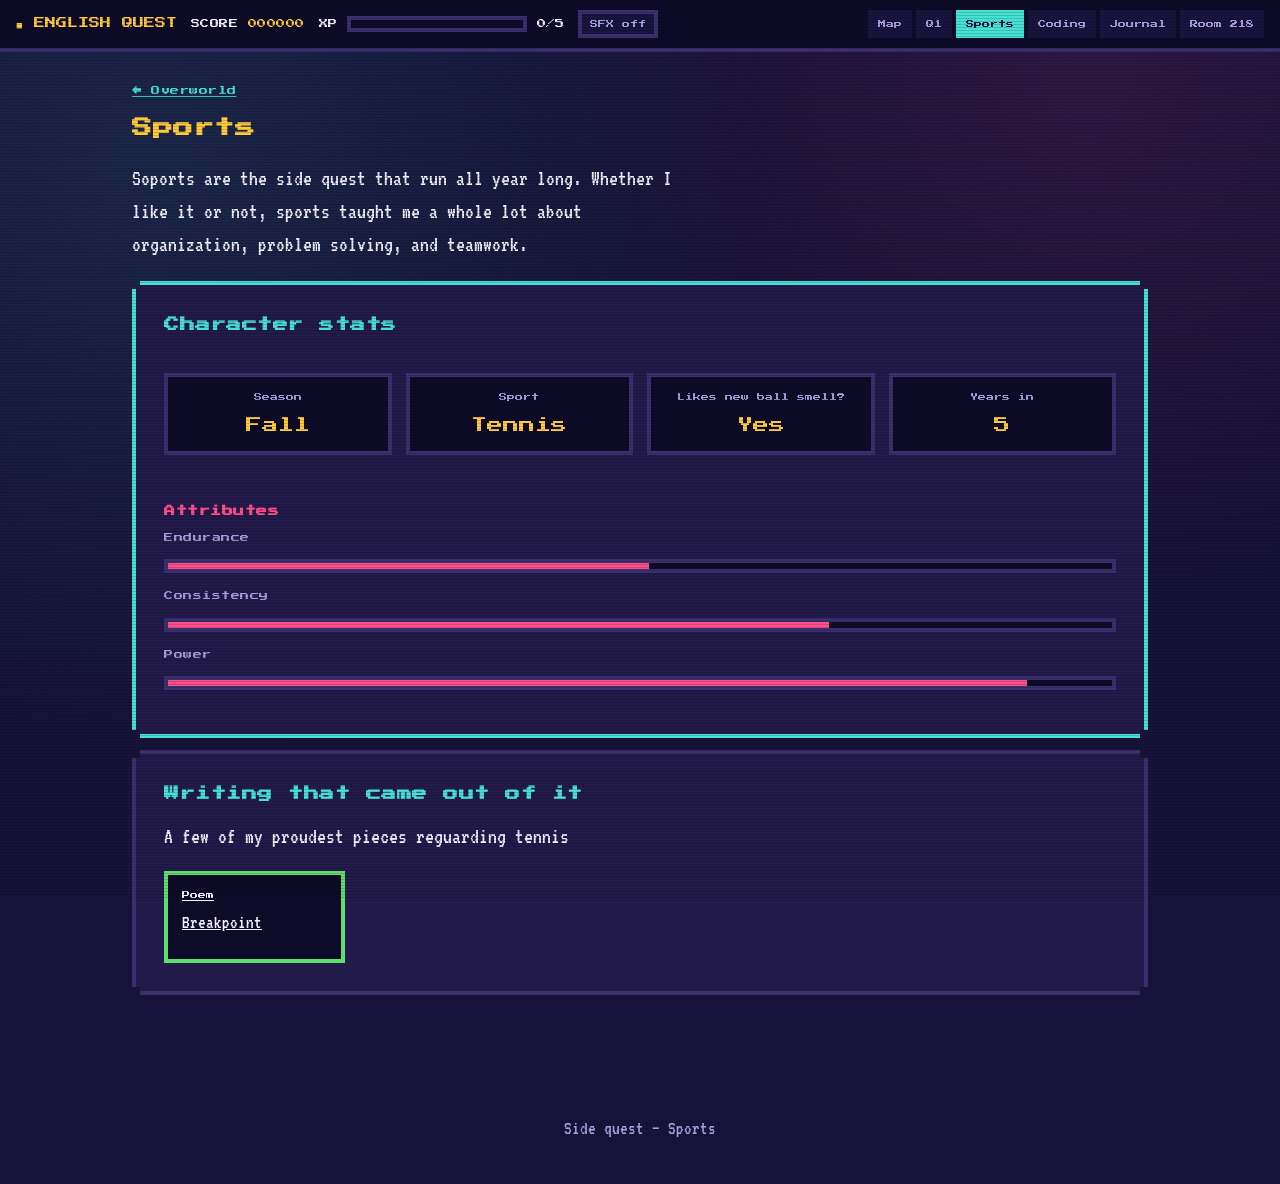
<file: sports.html>
<!DOCTYPE html>
<html lang="en">
<head>
<meta charset="utf-8">
<meta name="viewport" content="width=device-width, initial-scale=1">
<title>Sports — English Quest</title>
<meta name="description" content="Seasons played, what they taught me, and the writing that came out of them.">
<link rel="icon" href="data:image/svg+xml,%3Csvg xmlns='http://www.w3.org/2000/svg' viewBox='0 0 8 8' shape-rendering='crispEdges'%3E%3Crect width='8' height='8' fill='%2316123a'/%3E%3Crect x='2' y='1' width='4' height='6' fill='%23ffcb3d'/%3E%3Crect x='1' y='2' width='6' height='4' fill='%23ffcb3d'/%3E%3Crect x='3' y='3' width='2' height='2' fill='%23a8801f'/%3E%3C/svg%3E">
<link rel="preconnect" href="https://fonts.googleapis.com">
<link rel="preconnect" href="https://fonts.gstatic.com" crossorigin>
<link href="https://fonts.googleapis.com/css2?family=Press+Start+2P&family=VT323&display=swap" rel="stylesheet">
<link rel="stylesheet" href="css/style.css">
</head>
<body>

<header class="hud">
  <a class="hud__brand" href="index.html">&#9632; ENGLISH QUEST</a>
  <span class="hud__score ui">SCORE <b data-score>000000</b></span>
  <span class="xp">
    <span>XP</span>
    <span class="xp__track"><span class="xp__fill" data-xp-fill></span></span>
    <span data-xp-label>0/5</span>
  </span>
  <button class="soundtoggle" type="button" data-sound aria-pressed="false">SFX off</button>
  <nav aria-label="Main">
    <a href="index.html">Map</a>
    <a href="quarter-1.html">Q1</a>
    <a href="sports.html" aria-current="page">Sports</a>
    <a href="coding.html">Coding</a>
    <a href="journal.html">Journal</a>
    <a href="room-218.html">Room 218</a>
  </nav>
</header>

<main class="wrap stack">

  <section>
    <p class="ui" style="font-size:9px;color:var(--muted);"><a href="index.html">&#8592; Overworld</a></p>
    <h1>Sports</h1>
    <p>Soports are the side quest that run all year long. Whether I like it or not, sports taught me a whole lot about organization, problem solving, and teamwork.</p>
  </section>

  <section class="panel panel--lit">
    <h2 class="ui">Character stats</h2>
    <div class="stats">
      <dl class="stat"><dt>Season</dt><dd>Fall</dd></dl>
      <dl class="stat"><dt>Sport</dt><dd>Tennis</dd></dl>
      <dl class="stat"><dt>Likes new ball smell?</dt><dd>Yes</dd></dl>
      <dl class="stat"><dt>Years in</dt><dd>5</dd></dl>
    </div>

    <h3 style="margin-top:26px;">Attributes</h3>
    <p class="ui" style="font-size:9px;color:var(--muted);">Endurance</p>
    <div class="bar"><i style="width:51%"></i></div>
    <p class="ui" style="font-size:9px;color:var(--muted);">Consistency</p>
    <div class="bar"><i style="width:70%"></i></div>
    <p class="ui" style="font-size:9px;color:var(--muted);">Power</p>
    <div class="bar"><i style="width:91%"></i></div>
  </section>

  <section class="panel">
    <h2 class="ui">Writing that came out of it</h2>
    <p>A few of my proudest pieces reguarding tennis</p>
    <div class="slots">
      <a class="slot slot--filled" href="https://docs.google.com/document/d/1QDslSSgtd8Lp7Pjtvh9iz-JhIwK-ih-KZBabBxgv_D0/edit?usp=sharing" target="_blank" rel="noopener"><b>Poem</b>Breakpoint</a>
    </div>
  </section>

</main>

<footer class="foot">Side quest &mdash; Sports</footer>

<script src="js/game.js"></script>
</body>
</html>
</file>
<file: css/style.css>
/* =========================================================
   ENGLISH QUEST — portfolio theme
   Palette and layout tokens live here. Change these first.
   ========================================================= */

:root {
  --night:   #16123a;   /* deep background */
  --dusk:    #221a4a;   /* panel fill */
  --stone:   #3b2f6e;   /* inactive / locked */
  --cyan:    #47e0d4;   /* primary accent, unlocked paths */
  --pink:    #ff4f8b;   /* alerts, headings */
  --gold:    #ffcb3d;   /* score, coins, completion */
  --leaf:    #5ede6c;   /* success */
  --paper:   #f2f0ff;   /* body text */
  --muted:   #a79ddb;

  --px: 4px;            /* one "pixel" */
  --hud-h: 64px;
}

* { box-sizing: border-box; }

html { scroll-behavior: smooth; }

body {
  margin: 0;
  padding: 0;
  background-color: var(--night);
  background-image:
    radial-gradient(circle at 12% 18%, rgba(71,224,212,.10), transparent 45%),
    radial-gradient(circle at 85% 8%,  rgba(255,79,139,.10), transparent 40%);
  background-attachment: fixed;
  color: var(--paper);
  font-family: "VT323", "Courier New", monospace;
  font-size: 22px;
  line-height: 1.5;
  -webkit-font-smoothing: none;
  image-rendering: pixelated;
}

/* CRT scanlines — decorative only */
body::after {
  content: "";
  position: fixed;
  inset: 0;
  pointer-events: none;
  z-index: 900;
  background: repeating-linear-gradient(
    to bottom,
    rgba(0,0,0,.16) 0px,
    rgba(0,0,0,.16) 1px,
    transparent 1px,
    transparent 3px
  );
  mix-blend-mode: multiply;
}

h1, h2, h3, .ui {
  font-family: "Press Start 2P", "VT323", monospace;
  line-height: 1.6;
  letter-spacing: .5px;
}

h1 { font-size: 20px; margin: 0 0 18px; color: var(--gold); }
h2 { font-size: 15px; margin: 0 0 14px; color: var(--cyan); }
h3 { font-size: 11px; margin: 0 0 10px; color: var(--pink); }

p { margin: 0 0 14px; max-width: 62ch; }

a { color: var(--cyan); }
a:hover { color: var(--gold); }

:focus-visible {
  outline: var(--px) solid var(--gold);
  outline-offset: var(--px);
}

/* ---------- pixel panel ---------- */

.panel {
  position: relative;
  background: var(--dusk);
  padding: 24px;
  margin: 8px;
  box-shadow:
    0 calc(var(--px) * -1) var(--dusk), 0 var(--px) var(--dusk),
    calc(var(--px) * -1) 0 var(--dusk), var(--px) 0 var(--dusk),
    0 -8px var(--stone), 0 8px var(--stone),
    -8px 0 var(--stone), 8px 0 var(--stone);
}

.panel--lit {
  box-shadow:
    0 calc(var(--px) * -1) var(--dusk), 0 var(--px) var(--dusk),
    calc(var(--px) * -1) 0 var(--dusk), var(--px) 0 var(--dusk),
    0 -8px var(--cyan), 0 8px var(--cyan),
    -8px 0 var(--cyan), 8px 0 var(--cyan);
}

.panel--warn {
  box-shadow:
    0 calc(var(--px) * -1) var(--dusk), 0 var(--px) var(--dusk),
    calc(var(--px) * -1) 0 var(--dusk), var(--px) 0 var(--dusk),
    0 -8px var(--pink), 0 8px var(--pink),
    -8px 0 var(--pink), 8px 0 var(--pink);
}

/* ---------- HUD ---------- */

.hud {
  position: sticky;
  top: 0;
  z-index: 800;
  background: #0e0b28;
  border-bottom: var(--px) solid var(--stone);
  padding: 10px 16px;
  display: flex;
  flex-wrap: wrap;
  align-items: center;
  gap: 14px;
}

.hud__brand {
  font-family: "Press Start 2P", monospace;
  font-size: 11px;
  color: var(--gold);
  text-decoration: none;
  white-space: nowrap;
}

.hud nav {
  display: flex;
  flex-wrap: wrap;
  gap: 4px;
  margin-left: auto;
}

.hud nav a {
  font-family: "Press Start 2P", monospace;
  font-size: 8px;
  color: var(--muted);
  text-decoration: none;
  padding: 8px 10px;
  background: #191340;
}

.hud nav a:hover,
.hud nav a[aria-current="page"] {
  color: var(--night);
  background: var(--cyan);
}

.hud__score {
  font-family: "Press Start 2P", monospace;
  font-size: 9px;
  color: var(--paper);
}

.hud__score b { color: var(--gold); font-weight: normal; }

.soundtoggle {
  font-family: "Press Start 2P", monospace;
  font-size: 8px;
  background: #191340;
  color: var(--muted);
  border: var(--px) solid var(--stone);
  padding: 6px 8px;
  cursor: pointer;
}
.soundtoggle[aria-pressed="true"] { color: var(--leaf); border-color: var(--leaf); }

/* ---------- XP bar ---------- */

.xp {
  display: flex;
  align-items: center;
  gap: 10px;
  font-family: "Press Start 2P", monospace;
  font-size: 9px;
}

.xp__track {
  width: 180px;
  height: 16px;
  background: #0e0b28;
  border: var(--px) solid var(--stone);
  padding: 2px;
}

.xp__fill {
  height: 100%;
  width: 0%;
  background: repeating-linear-gradient(
    90deg, var(--leaf) 0 8px, #3fbf50 8px 12px
  );
  transition: width .35s steps(12);
}

@media (prefers-reduced-motion: reduce) {
  .xp__fill { transition: none; }
  * { animation-duration: .001s !important; }
  html { scroll-behavior: auto; }
}

/* ---------- layout ---------- */

.wrap {
  max-width: 1040px;
  margin: 0 auto;
  padding: 32px 12px 80px;
}

.stack > * + * { margin-top: 28px; }

/* ---------- title screen ---------- */

.title {
  text-align: center;
  padding: 56px 16px 40px;
}

.title__logo {
  font-family: "Press Start 2P", monospace;
  font-size: clamp(22px, 6vw, 46px);
  line-height: 1.35;
  margin: 0;
  color: var(--gold);
  text-shadow:
    var(--px) var(--px) 0 var(--pink),
    calc(var(--px) * 2) calc(var(--px) * 2) 0 #7a1240;
}

.title__sub {
  font-family: "Press Start 2P", monospace;
  font-size: 10px;
  color: var(--cyan);
  margin: 22px 0 0;
}

.blink { animation: blink 1s steps(1) infinite; }
@keyframes blink { 50% { opacity: 0; } }

.hero-sprite { margin: 26px auto 0; display: block; width: 96px; height: auto; }
.hero-sprite--bob { animation: bob 1.1s steps(2) infinite; }
@keyframes bob { 50% { transform: translateY(-6px); } }

/* ---------- overworld map ---------- */

.map {
  position: relative;
  margin-top: 12px;
}

.map__grid {
  display: grid;
  grid-template-columns: repeat(auto-fit, minmax(210px, 1fr));
  gap: 26px;
}

.node {
  position: relative;
  display: block;
  text-align: center;
  padding: 26px 16px 22px;
  background: var(--dusk);
  text-decoration: none;
  color: var(--paper);
  box-shadow:
    0 -8px var(--stone), 0 8px var(--stone),
    -8px 0 var(--stone), 8px 0 var(--stone);
}

.node--open {
  box-shadow:
    0 -8px var(--cyan), 0 8px var(--cyan),
    -8px 0 var(--cyan), 8px 0 var(--cyan);
}

.node--open:hover,
.node--open:focus-visible {
  background: #2b2160;
  transform: translateY(-4px);
}

.node--locked { opacity: .72; cursor: not-allowed; }

.node__num {
  font-family: "Press Start 2P", monospace;
  font-size: 9px;
  color: var(--muted);
}

.node__name {
  font-family: "Press Start 2P", monospace;
  font-size: 13px;
  margin: 12px 0 8px;
  color: var(--gold);
}

.node--locked .node__name { color: var(--muted); }

.node__status {
  font-family: "Press Start 2P", monospace;
  font-size: 8px;
  color: var(--leaf);
}
.node--locked .node__status { color: var(--pink); }

.node__icon { width: 56px; height: 56px; }

/* ---------- side quests ---------- */

.quests {
  display: grid;
  grid-template-columns: repeat(auto-fit, minmax(200px, 1fr));
  gap: 20px;
}

.quest {
  display: block;
  padding: 18px;
  background: #1b1544;
  border: var(--px) solid var(--stone);
  text-decoration: none;
  color: var(--paper);
}
.quest:hover { border-color: var(--gold); background: #241c57; }
.quest strong {
  display: block;
  font-family: "Press Start 2P", monospace;
  font-size: 10px;
  color: var(--cyan);
  margin-bottom: 10px;
}
.quest:hover strong { color: var(--gold); }
.quest span { font-size: 19px; color: var(--muted); line-height: 1.35; display: block; }

/* ---------- stage cards (inside a quarter) ---------- */

.stage {
  background: var(--dusk);
  border-left: 8px solid var(--cyan);
  padding: 22px 24px;
}
.stage[data-done="true"] { border-left-color: var(--leaf); }

.stage__head {
  display: flex;
  flex-wrap: wrap;
  align-items: baseline;
  gap: 12px;
  margin-bottom: 6px;
}

.stage__tag {
  font-family: "Press Start 2P", monospace;
  font-size: 8px;
  color: var(--night);
  background: var(--cyan);
  padding: 5px 7px;
}

.stage__pts {
  margin-left: auto;
  font-family: "Press Start 2P", monospace;
  font-size: 9px;
  color: var(--gold);
}

.stage h2 { margin: 0; }

.checklist { list-style: none; padding: 0; margin: 16px 0 0; }
.checklist li {
  position: relative;
  padding-left: 30px;
  margin-bottom: 8px;
  color: var(--paper);
}
.checklist li::before {
  content: "";
  position: absolute;
  left: 0; top: 9px;
  width: 12px; height: 12px;
  background: var(--night);
  border: var(--px) solid var(--cyan);
}
.checklist li.done::before {
  background: var(--leaf);
  border-color: var(--leaf);
}

.slots {
  display: grid;
  grid-template-columns: repeat(auto-fill, minmax(170px, 1fr));
  gap: 12px;
  margin-top: 18px;
}

.slots--three { grid-template-columns: repeat(auto-fill, minmax(270px, 1fr)); }

.slot {
  background: #0e0b28;
  border: var(--px) dashed var(--stone);
  padding: 14px;
  min-height: 92px;
  font-size: 19px;
  color: var(--muted);
}
.slot b {
  display: block;
  font-family: "Press Start 2P", monospace;
  font-size: 8px;
  color: var(--paper);
  margin-bottom: 8px;
  font-weight: normal;
}
.slot--filled {
  border-style: solid;
  border-color: var(--leaf);
  color: var(--paper);

  a.slot {
    display: block;
    text-decoration: none;
    cursor: pointer;
  }
  
  a.slot:hover,
  a.slot:focus-visible {
    border-color: var(--gold);
    background: #171142;
  }
  
  a.slot:hover b { color: var(--gold); }
}

.btn {
  font-family: "Press Start 2P", monospace;
  font-size: 9px;
  color: var(--night);
  background: var(--gold);
  border: none;
  padding: 12px 16px;
  margin-top: 18px;
  cursor: pointer;
  box-shadow: 0 var(--px) 0 #a8801f;
}
.btn:active { transform: translateY(var(--px)); box-shadow: none; }
.btn[aria-pressed="true"] { background: var(--leaf); box-shadow: 0 var(--px) 0 #2e8c3a; }

/* ---------- tables & stats ---------- */

.stats {
  display: grid;
  grid-template-columns: repeat(auto-fit, minmax(150px, 1fr));
  gap: 14px;
  margin-top: 6px;
}
.stat {
  background: #0e0b28;
  border: var(--px) solid var(--stone);
  padding: 14px;
  text-align: center;
}
.stat dt {
  font-family: "Press Start 2P", monospace;
  font-size: 8px;
  color: var(--muted);
  margin-bottom: 10px;
}
.stat dd {
  margin: 0;
  font-family: "Press Start 2P", monospace;
  font-size: 16px;
  color: var(--gold);
}

.bar {
  height: 14px;
  background: #0e0b28;
  border: var(--px) solid var(--stone);
  margin: 6px 0 16px;
}
.bar i { display: block; height: 100%; background: var(--pink); }

table { width: 100%; border-collapse: collapse; margin-top: 14px; }
th, td { text-align: left; padding: 10px 12px; border-bottom: var(--px) solid var(--stone); }
th {
  font-family: "Press Start 2P", monospace;
  font-size: 8px;
  color: var(--cyan);
}

/* ---------- dialogue box ---------- */

.dialogue {
  background: #0e0b28;
  border: var(--px) solid var(--paper);
  padding: 20px 22px;
  display: flex;
  gap: 18px;
  align-items: flex-start;
}
.dialogue svg { flex: 0 0 auto; width: 48px; height: 48px; }
.dialogue p { margin: 0; }
.dialogue p + p { margin-top: 10px; }

/* ---------- footer ---------- */

.foot {
  text-align: center;
  padding: 40px 16px;
  color: var(--muted);
  font-size: 19px;
}

.coin { display: inline-block; width: 18px; vertical-align: -3px; }

@media (max-width: 640px) {
  body { font-size: 20px; }
  .hud { gap: 8px; }
  .hud nav { width: 100%; margin-left: 0; }
  .title { padding: 34px 10px 24px; }
  .stage { padding: 18px 16px; }
}
</file>
